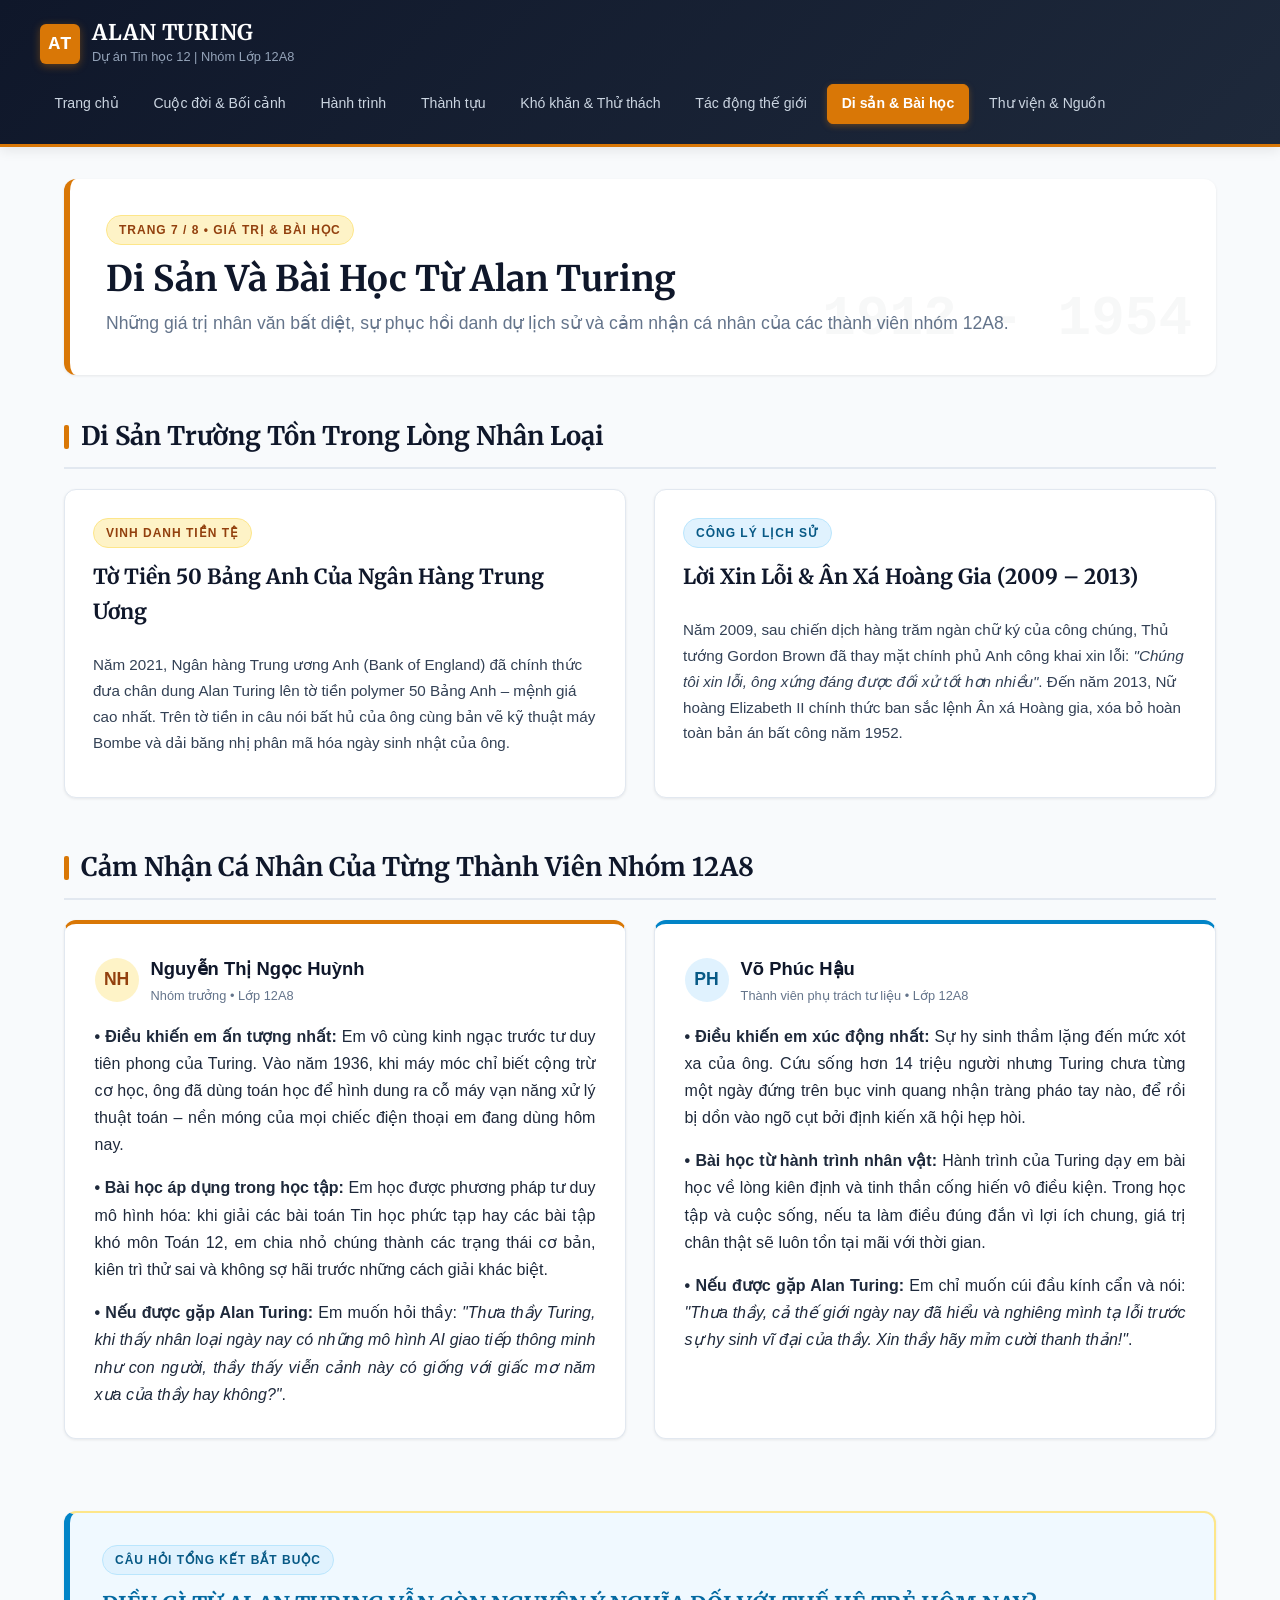
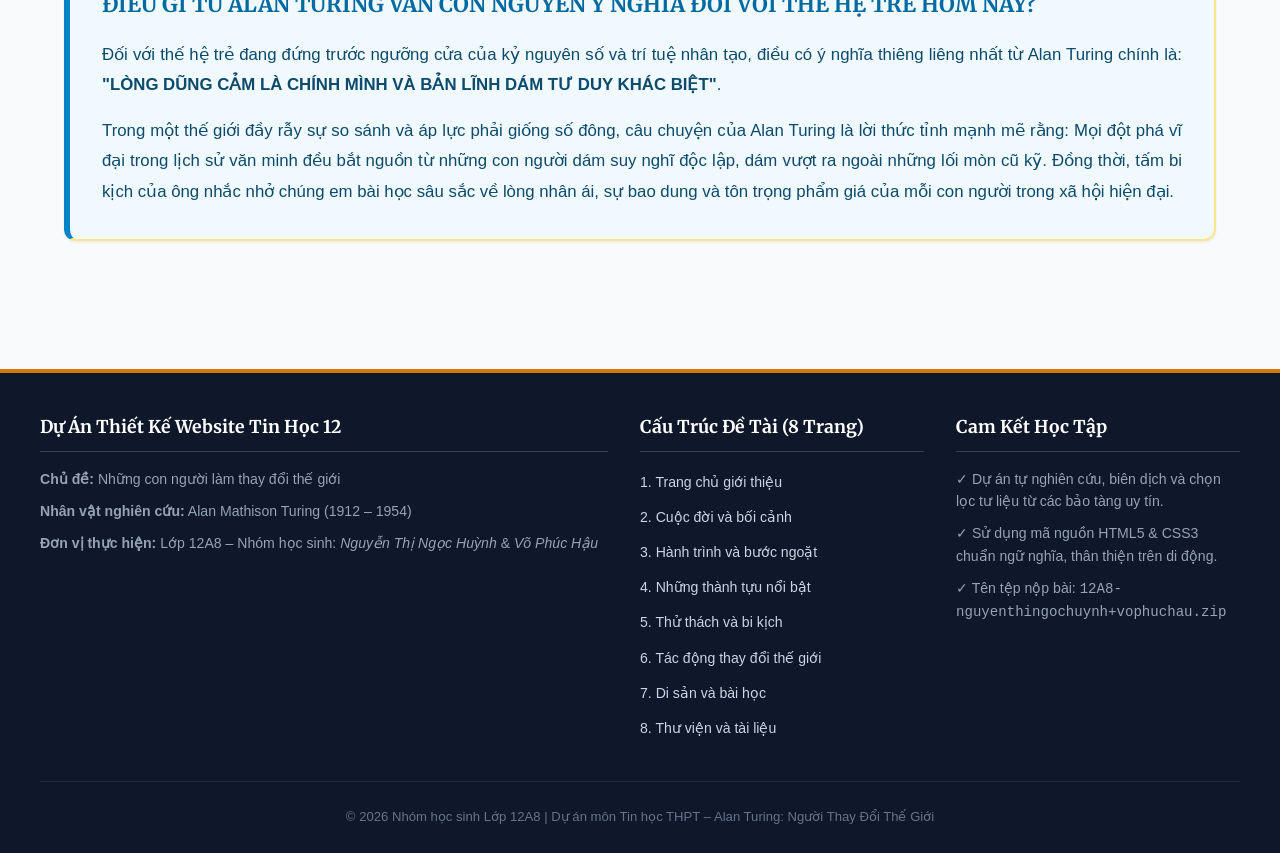
<file: disan_baihoc.html>
<!DOCTYPE html>
<html lang="vi">
<head>
  <meta charset="UTF-8">
  <meta name="viewport" content="width=device-width, initial-scale=1.0">
  <title>Di Sản Và Bài Học Từ Alan Turing | Lớp 12A8</title>
  <meta name="description" content="Những giá trị nhân văn của Alan Turing, cảm nhận cá nhân sâu sắc của 2 thành viên nhóm 12A8 (Nguyễn Thị Ngọc Huỳnh & Võ Phúc Hậu) và thông điệp cho thế hệ trẻ.">
  <link rel="stylesheet" href="style.css">
  <link rel="preconnect" href="https://fonts.googleapis.com">
  <link rel="preconnect" href="https://fonts.gstatic.com" crossorigin>
  <link href="https://fonts.googleapis.com/css2?family=Merriweather:ital,wght@0,400;0,700;1,300&display=swap" rel="stylesheet">
</head>
<body>
  <header>
    <div class="header-container">
      <a href="index.html" class="brand">
        <div class="brand-icon">AT</div>
        <div class="brand-text">
          <h1>ALAN TURING</h1>
          <p>Dự án Tin học 12 | Nhóm Lớp 12A8</p>
        </div>
      </a>
      <nav>
      <a href="index.html" class="">Trang chủ</a>
      <a href="cuocdoi.html" class="">Cuộc đời & Bối cảnh</a>
      <a href="hanhtrinh.html" class="">Hành trình</a>
      <a href="thanhtuu.html" class="">Thành tựu</a>
      <a href="thuthach.html" class="">Khó khăn & Thử thách</a>
      <a href="tacdong.html" class="">Tác động thế giới</a>
      <a href="disan_baihoc.html" class="active">Di sản & Bài học</a>
      <a href="thuvien_nguon.html" class="">Thư viện & Nguồn</a>
      </nav>
    </div>
  </header>

  <main>
    <div class="page-intro-banner">
      <span class="badge badge-gold">Trang 7 / 8 • Giá Trị & Bài Học</span>
      <h2 class="page-title">Di Sản Và Bài Học Từ Alan Turing</h2>
      <p class="page-subtitle">Những giá trị nhân văn bất diệt, sự phục hồi danh dự lịch sử và cảm nhận cá nhân của các thành viên nhóm 12A8.</p>
    </div>

    <!-- DI SẢN ĐỂ LẠI VÀ SỰ VINH DANH HẬU THẾ -->
    <section>
      <h3 class="section-title"><span class="bar"></span>Di Sản Trường Tồn Trong Lòng Nhân Loại</h3>
      <div class="grid-2">
        <div class="card">
          <div class="card-header">
            <span class="badge badge-gold">Vinh Danh Tiền Tệ</span>
            <h4 class="card-title">Tờ Tiền 50 Bảng Anh Của Ngân Hàng Trung Ương</h4>
          </div>
          <div class="card-body">
            <p>Năm 2021, Ngân hàng Trung ương Anh (Bank of England) đã chính thức đưa chân dung Alan Turing lên tờ tiền polymer 50 Bảng Anh – mệnh giá cao nhất. Trên tờ tiền in câu nói bất hủ của ông cùng bản vẽ kỹ thuật máy Bombe và dải băng nhị phân mã hóa ngày sinh nhật của ông.</p>
          </div>
        </div>

        <div class="card">
          <div class="card-header">
            <span class="badge badge-blue">Công Lý Lịch Sử</span>
            <h4 class="card-title">Lời Xin Lỗi & Ân Xá Hoàng Gia (2009 – 2013)</h4>
          </div>
          <div class="card-body">
            <p>Năm 2009, sau chiến dịch hàng trăm ngàn chữ ký của công chúng, Thủ tướng Gordon Brown đã thay mặt chính phủ Anh công khai xin lỗi: <em>"Chúng tôi xin lỗi, ông xứng đáng được đối xử tốt hơn nhiều"</em>. Đến năm 2013, Nữ hoàng Elizabeth II chính thức ban sắc lệnh Ân xá Hoàng gia, xóa bỏ hoàn toàn bản án bất công năm 1952.</p>
          </div>
        </div>
      </div>
    </section>

    <!-- CẢM NHẬN CÁ NHÂN CỦA 2 THÀNH VIÊN NHÓM 12A8 -->
    <section>
      <h3 class="section-title"><span class="bar"></span>Cảm Nhận Cá Nhân Của Từng Thành Viên Nhóm 12A8</h3>
      <div class="grid-2">
        <!-- CẢM NHẬN HỌC SINH 1: NGUYỄN THỊ NGỌC HUỲNH -->
        <div class="content-box" style="border-top: 4px solid var(--accent);">
          <div style="display: flex; align-items: center; gap: 0.75rem; margin-bottom: 1rem;">
            <div style="width: 44px; height: 44px; background: #fef3c7; color: #92400e; border-radius: 50%; display: flex; align-items: center; justify-content: center; font-weight: bold; font-size: 1.1rem;">NH</div>
            <div>
              <h4 style="margin: 0; font-size: 1.15rem; color: var(--primary);">Nguyễn Thị Ngọc Huỳnh</h4>
              <p style="margin: 0; font-size: 0.8rem; color: var(--text-light);">Nhóm trưởng • Lớp 12A8</p>
            </div>
          </div>
          <p><strong>• Điều khiến em ấn tượng nhất:</strong> Em vô cùng kinh ngạc trước tư duy tiên phong của Turing. Vào năm 1936, khi máy móc chỉ biết cộng trừ cơ học, ông đã dùng toán học để hình dung ra cỗ máy vạn năng xử lý thuật toán – nền móng của mọi chiếc điện thoại em đang dùng hôm nay.</p>
          <p><strong>• Bài học áp dụng trong học tập:</strong> Em học được phương pháp tư duy mô hình hóa: khi giải các bài toán Tin học phức tạp hay các bài tập khó môn Toán 12, em chia nhỏ chúng thành các trạng thái cơ bản, kiên trì thử sai và không sợ hãi trước những cách giải khác biệt.</p>
          <p><strong>• Nếu được gặp Alan Turing:</strong> Em muốn hỏi thầy: <em>"Thưa thầy Turing, khi thấy nhân loại ngày nay có những mô hình AI giao tiếp thông minh như con người, thầy thấy viễn cảnh này có giống với giấc mơ năm xưa của thầy hay không?"</em>.</p>
        </div>

        <!-- CẢM NHẬN HỌC SINH 2: VÕ PHÚC HẬU -->
        <div class="content-box" style="border-top: 4px solid var(--accent-cyan);">
          <div style="display: flex; align-items: center; gap: 0.75rem; margin-bottom: 1rem;">
            <div style="width: 44px; height: 44px; background: #e0f2fe; color: #075985; border-radius: 50%; display: flex; align-items: center; justify-content: center; font-weight: bold; font-size: 1.1rem;">PH</div>
            <div>
              <h4 style="margin: 0; font-size: 1.15rem; color: var(--primary);">Võ Phúc Hậu</h4>
              <p style="margin: 0; font-size: 0.8rem; color: var(--text-light);">Thành viên phụ trách tư liệu • Lớp 12A8</p>
            </div>
          </div>
          <p><strong>• Điều khiến em xúc động nhất:</strong> Sự hy sinh thầm lặng đến mức xót xa của ông. Cứu sống hơn 14 triệu người nhưng Turing chưa từng một ngày đứng trên bục vinh quang nhận tràng pháo tay nào, để rồi bị dồn vào ngõ cụt bởi định kiến xã hội hẹp hòi.</p>
          <p><strong>• Bài học từ hành trình nhân vật:</strong> Hành trình của Turing dạy em bài học về lòng kiên định và tinh thần cống hiến vô điều kiện. Trong học tập và cuộc sống, nếu ta làm điều đúng đắn vì lợi ích chung, giá trị chân thật sẽ luôn tồn tại mãi với thời gian.</p>
          <p><strong>• Nếu được gặp Alan Turing:</strong> Em chỉ muốn cúi đầu kính cẩn và nói: <em>"Thưa thầy, cả thế giới ngày nay đã hiểu và nghiêng mình tạ lỗi trước sự hy sinh vĩ đại của thầy. Xin thầy hãy mỉm cười thanh thản!"</em>.</p>
        </div>
      </div>
    </section>

    <!-- TRẢ LỜI CÂU HỎI CUỐI TRANG -->
    <section>
      <div class="essay-box" style="border-left-color: #0284c7; background: #f0f9ff;">
        <span class="badge badge-blue">Câu Hỏi Tổng Kết Bắt Buộc</span>
        <h3 class="essay-title" style="color: #0369a1;">ĐIỀU GÌ TỪ ALAN TURING VẪN CÒN NGUYÊN Ý NGHĨA ĐỐI VỚI THẾ HỆ TRẺ HÔM NAY?</h3>
        <p style="color: #0c4a6e; font-size: 1.05rem; line-height: 1.8;">
          Đối với thế hệ trẻ đang đứng trước ngưỡng cửa của kỷ nguyên số và trí tuệ nhân tạo, điều có ý nghĩa thiêng liêng nhất từ Alan Turing chính là: <strong>"LÒNG DŨNG CẢM LÀ CHÍNH MÌNH VÀ BẢN LĨNH DÁM TƯ DUY KHÁC BIỆT"</strong>.
        </p>
        <p style="color: #0c4a6e; font-size: 1.05rem; line-height: 1.8;">
          Trong một thế giới đầy rẫy sự so sánh và áp lực phải giống số đông, câu chuyện của Alan Turing là lời thức tỉnh mạnh mẽ rằng: Mọi đột phá vĩ đại trong lịch sử văn minh đều bắt nguồn từ những con người dám suy nghĩ độc lập, dám vượt ra ngoài những lối mòn cũ kỹ. Đồng thời, tấm bi kịch của ông nhắc nhở chúng em bài học sâu sắc về lòng nhân ái, sự bao dung và tôn trọng phẩm giá của mỗi con người trong xã hội hiện đại.
        </p>
      </div>
    </section>
  </main>

  <footer>
    <div class="footer-container">
      <div class="footer-col">
        <h4>Dự Án Thiết Kế Website Tin Học 12</h4>
        <p><strong>Chủ đề:</strong> Những con người làm thay đổi thế giới</p>
        <p><strong>Nhân vật nghiên cứu:</strong> Alan Mathison Turing (1912 – 1954)</p>
        <p><strong>Đơn vị thực hiện:</strong> Lớp 12A8 – Nhóm học sinh: <em>Nguyễn Thị Ngọc Huỳnh</em> & <em>Võ Phúc Hậu</em></p>
      </div>
      <div class="footer-col">
        <h4>Cấu Trúc Đề Tài (8 Trang)</h4>
        <ul class="footer-links">
          <li><a href="index.html">1. Trang chủ giới thiệu</a></li>
          <li><a href="cuocdoi.html">2. Cuộc đời và bối cảnh</a></li>
          <li><a href="hanhtrinh.html">3. Hành trình và bước ngoặt</a></li>
          <li><a href="thanhtuu.html">4. Những thành tựu nổi bật</a></li>
          <li><a href="thuthach.html">5. Thử thách và bi kịch</a></li>
          <li><a href="tacdong.html">6. Tác động thay đổi thế giới</a></li>
          <li><a href="disan_baihoc.html">7. Di sản và bài học</a></li>
          <li><a href="thuvien_nguon.html">8. Thư viện và tài liệu</a></li>
        </ul>
      </div>
      <div class="footer-col">
        <h4>Cam Kết Học Tập</h4>
        <p>✓ Dự án tự nghiên cứu, biên dịch và chọn lọc tư liệu từ các bảo tàng uy tín.</p>
        <p>✓ Sử dụng mã nguồn HTML5 & CSS3 chuẩn ngữ nghĩa, thân thiện trên di động.</p>
        <p>✓ Tên tệp nộp bài: <code>12A8-nguyenthingochuynh+vophuchau.zip</code></p>
      </div>
    </div>
    <div class="footer-bottom">
      <p>© 2026 Nhóm học sinh Lớp 12A8 | Dự án môn Tin học THPT – Alan Turing: Người Thay Đổi Thế Giới</p>
    </div>
  </footer>
</body>
</html>
</file>
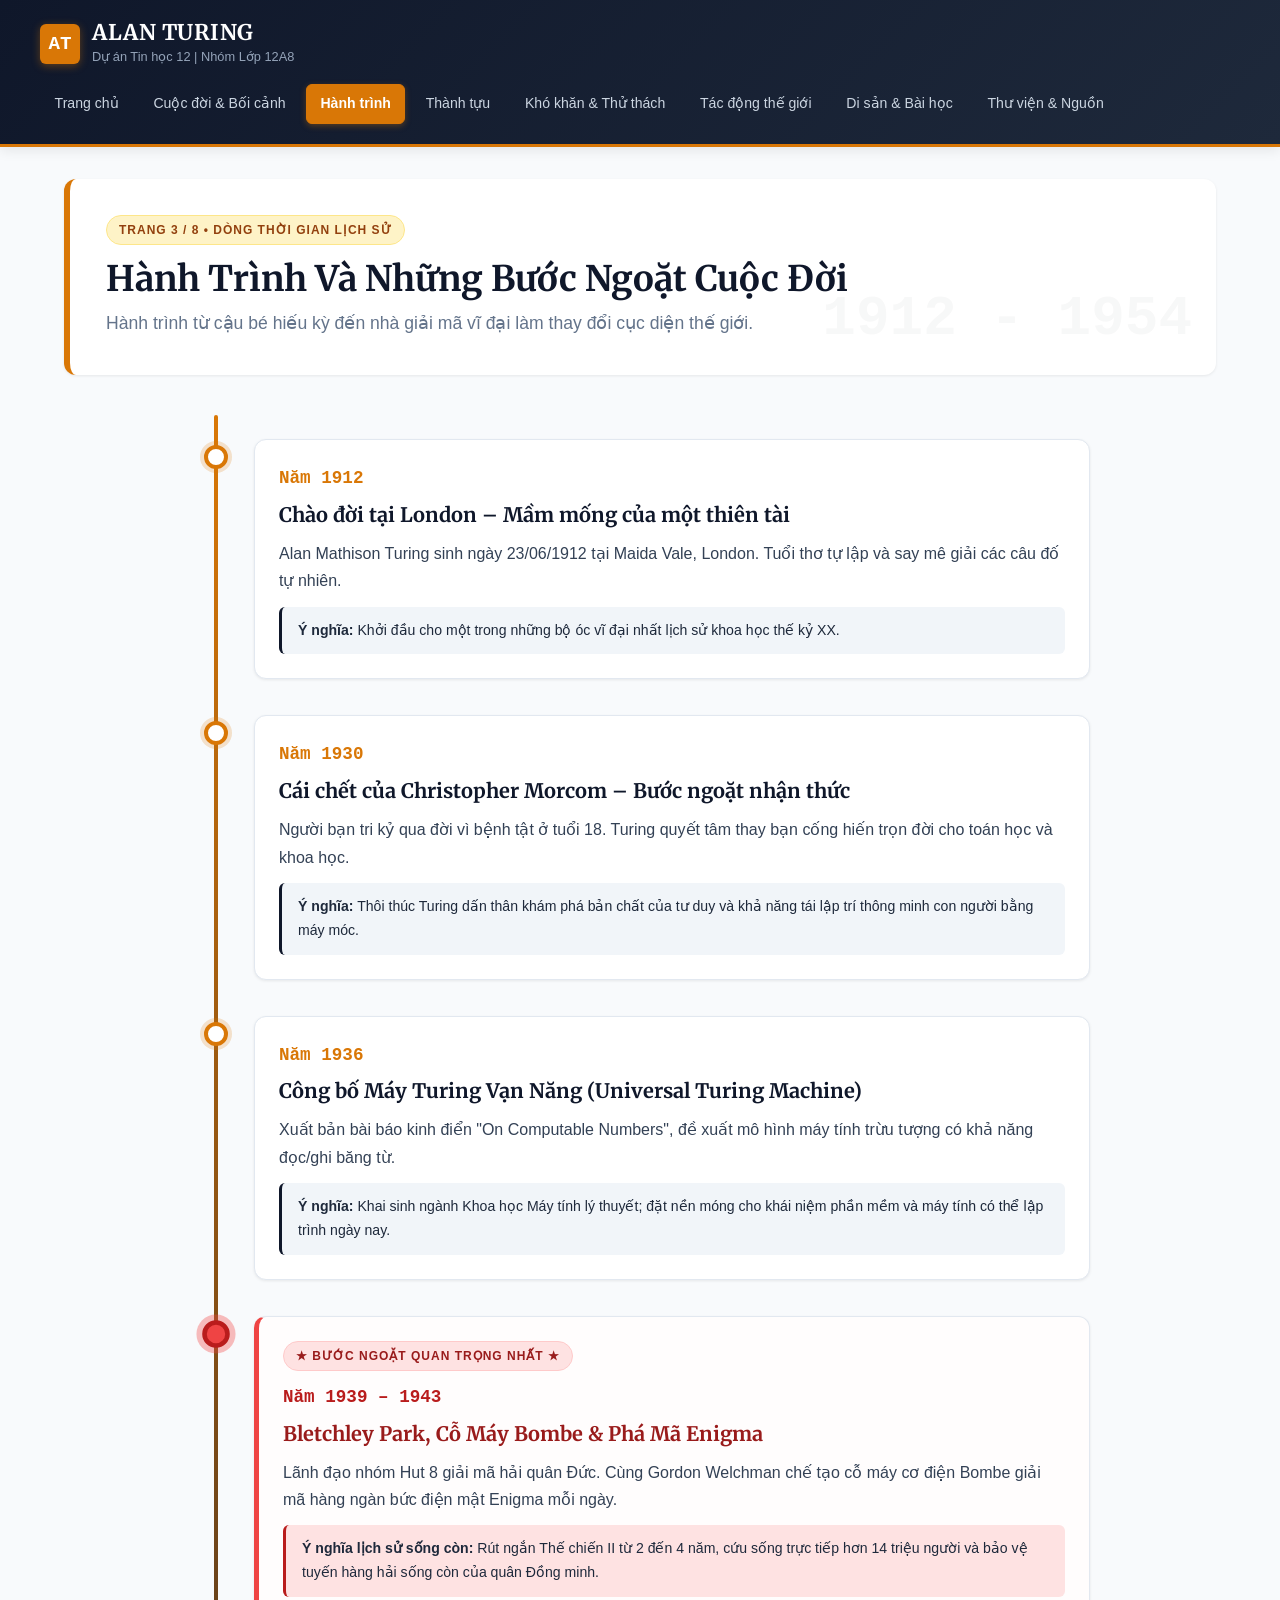
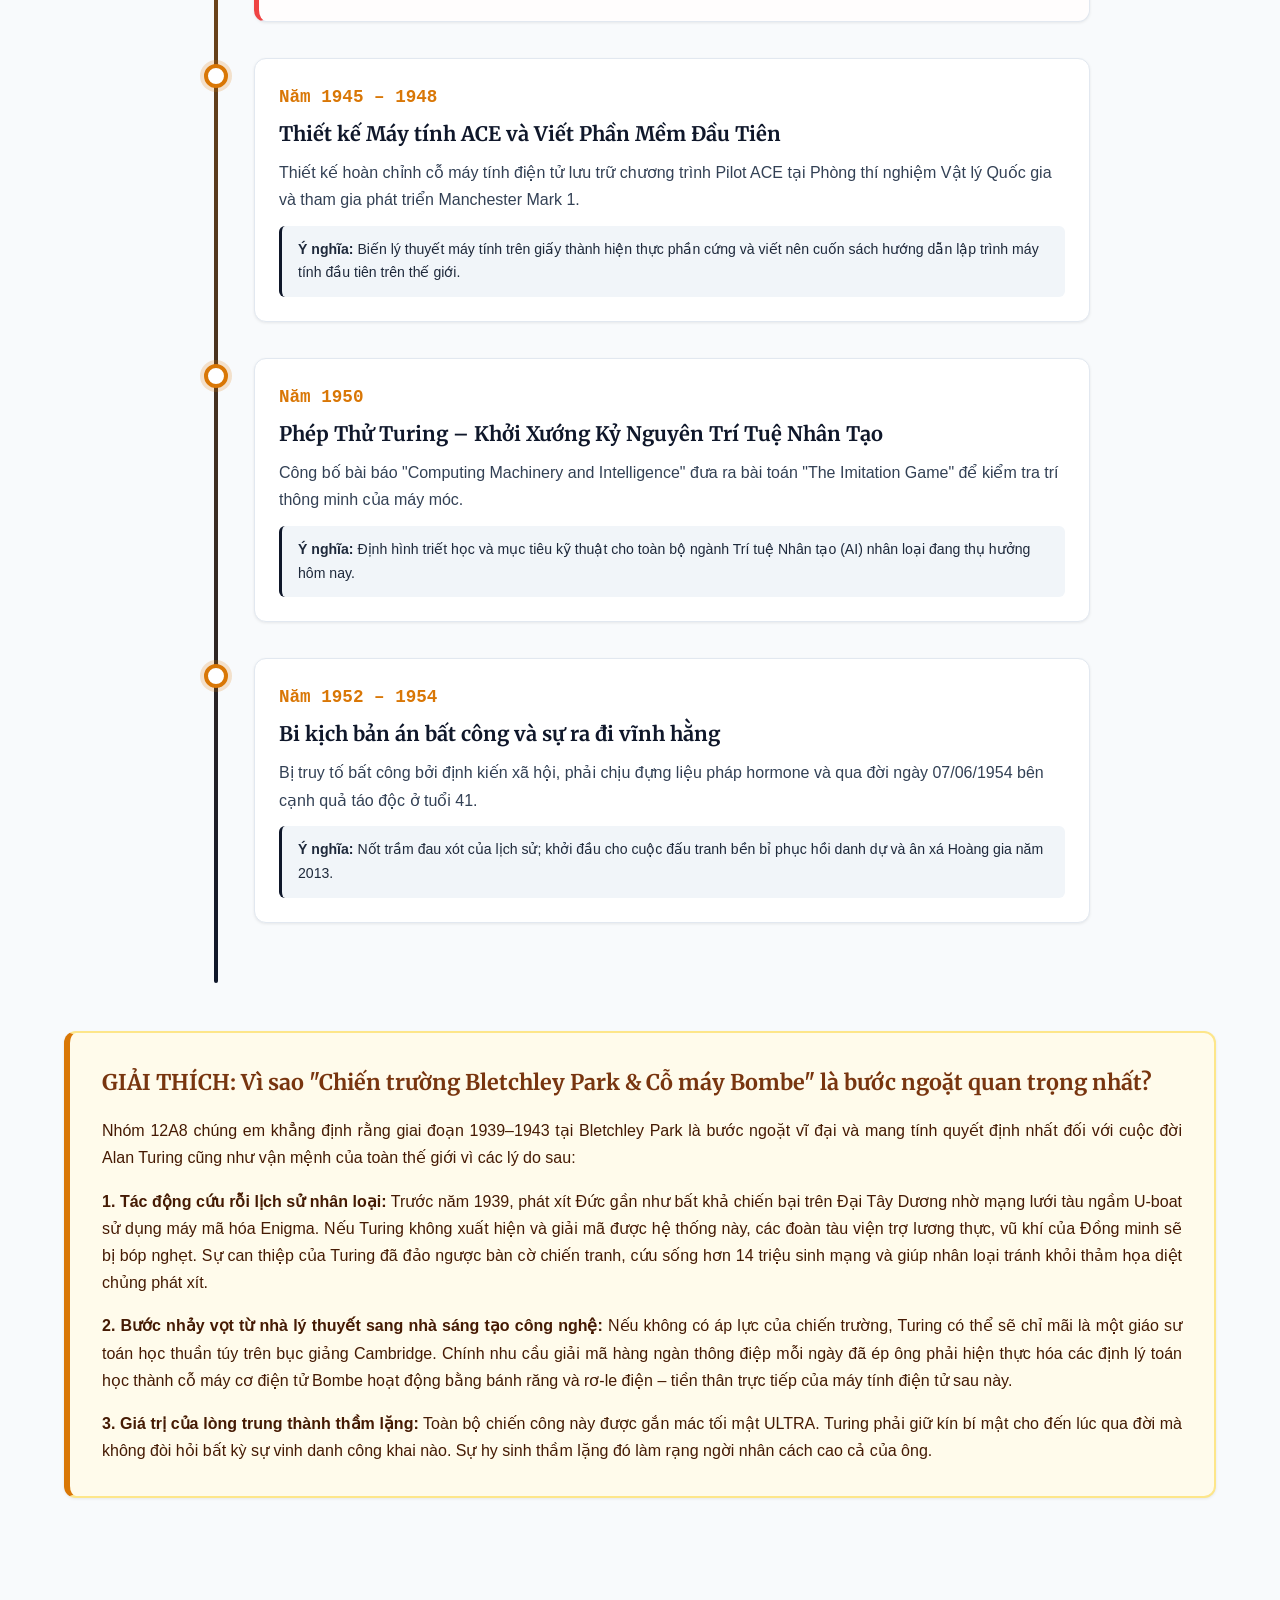
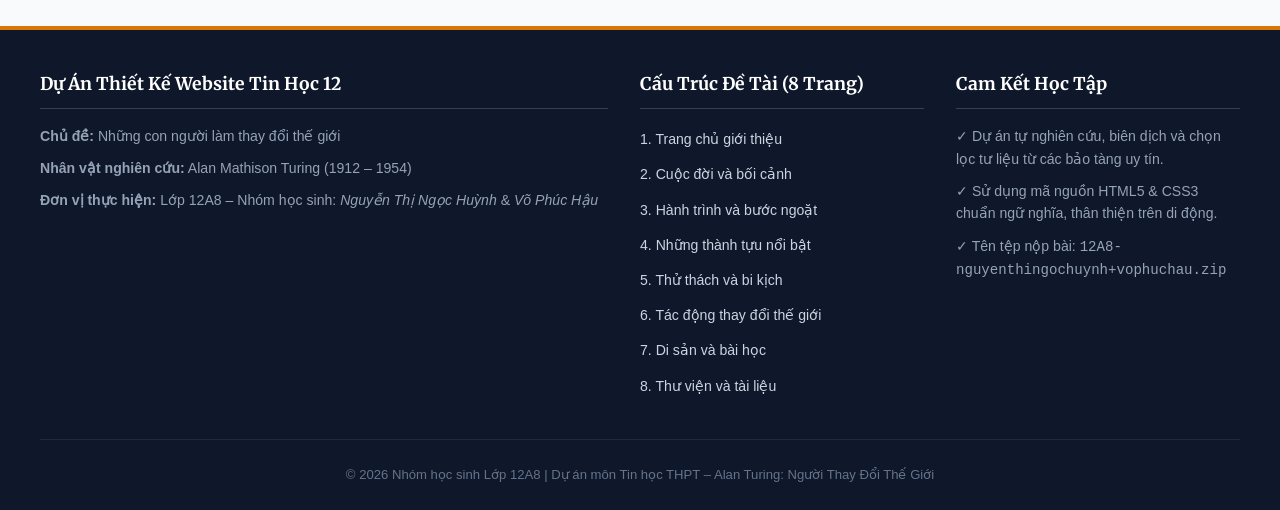
<file: hanhtrinh.html>
<!DOCTYPE html>
<html lang="vi">
<head>
  <meta charset="UTF-8">
  <meta name="viewport" content="width=device-width, initial-scale=1.0">
  <title>Hành Trình Và Những Bước Ngoặt Trong Cuộc Đời Alan Turing | Lớp 12A8</title>
  <meta name="description" content="Dòng thời gian lịch sử các mốc son cuộc đời Alan Turing: Máy Turing 1936, giải mã Enigma tại Bletchley Park, máy tính ACE, phép thử Turing 1950.">
  <link rel="stylesheet" href="style.css">
  <link rel="preconnect" href="https://fonts.googleapis.com">
  <link rel="preconnect" href="https://fonts.gstatic.com" crossorigin>
  <link href="https://fonts.googleapis.com/css2?family=Merriweather:ital,wght@0,400;0,700;1,300&display=swap" rel="stylesheet">
</head>
<body>
  <header>
    <div class="header-container">
      <a href="index.html" class="brand">
        <div class="brand-icon">AT</div>
        <div class="brand-text">
          <h1>ALAN TURING</h1>
          <p>Dự án Tin học 12 | Nhóm Lớp 12A8</p>
        </div>
      </a>
      <nav>
      <a href="index.html" class="">Trang chủ</a>
      <a href="cuocdoi.html" class="">Cuộc đời & Bối cảnh</a>
      <a href="hanhtrinh.html" class="active">Hành trình</a>
      <a href="thanhtuu.html" class="">Thành tựu</a>
      <a href="thuthach.html" class="">Khó khăn & Thử thách</a>
      <a href="tacdong.html" class="">Tác động thế giới</a>
      <a href="disan_baihoc.html" class="">Di sản & Bài học</a>
      <a href="thuvien_nguon.html" class="">Thư viện & Nguồn</a>
      </nav>
    </div>
  </header>

  <main>
    <div class="page-intro-banner">
      <span class="badge badge-gold">Trang 3 / 8 • Dòng Thời Gian Lịch Sử</span>
      <h2 class="page-title">Hành Trình Và Những Bước Ngoặt Cuộc Đời</h2>
      <p class="page-subtitle">Hành trình từ cậu bé hiếu kỳ đến nhà giải mã vĩ đại làm thay đổi cục diện thế giới.</p>
    </div>

    <!-- DÒNG THỜI GIAN TIMELINE -->
    <section>
      <div class="timeline">
        <!-- Cột mốc 1: 1912 -->
        <div class="timeline-item">
          <div class="timeline-dot"></div>
          <div class="timeline-card">
            <div class="timeline-year">Năm 1912</div>
            <h3 class="timeline-title">Chào đời tại London – Mầm mống của một thiên tài</h3>
            <p class="timeline-desc">Alan Mathison Turing sinh ngày 23/06/1912 tại Maida Vale, London. Tuổi thơ tự lập và say mê giải các câu đố tự nhiên.</p>
            <div class="timeline-significance"><strong>Ý nghĩa:</strong> Khởi đầu cho một trong những bộ óc vĩ đại nhất lịch sử khoa học thế kỷ XX.</div>
          </div>
        </div>

        <!-- Cột mốc 2: 1930 -->
        <div class="timeline-item">
          <div class="timeline-dot"></div>
          <div class="timeline-card">
            <div class="timeline-year">Năm 1930</div>
            <h3 class="timeline-title">Cái chết của Christopher Morcom – Bước ngoặt nhận thức</h3>
            <p class="timeline-desc">Người bạn tri kỷ qua đời vì bệnh tật ở tuổi 18. Turing quyết tâm thay bạn cống hiến trọn đời cho toán học và khoa học.</p>
            <div class="timeline-significance"><strong>Ý nghĩa:</strong> Thôi thúc Turing dấn thân khám phá bản chất của tư duy và khả năng tái lập trí thông minh con người bằng máy móc.</div>
          </div>
        </div>

        <!-- Cột mốc 3: 1936 -->
        <div class="timeline-item">
          <div class="timeline-dot"></div>
          <div class="timeline-card">
            <div class="timeline-year">Năm 1936</div>
            <h3 class="timeline-title">Công bố Máy Turing Vạn Năng (Universal Turing Machine)</h3>
            <p class="timeline-desc">Xuất bản bài báo kinh điển "On Computable Numbers", đề xuất mô hình máy tính trừu tượng có khả năng đọc/ghi băng từ.</p>
            <div class="timeline-significance"><strong>Ý nghĩa:</strong> Khai sinh ngành Khoa học Máy tính lý thuyết; đặt nền móng cho khái niệm phần mềm và máy tính có thể lập trình ngày nay.</div>
          </div>
        </div>

        <!-- Cột mốc 4: 1939 - 1943 (BƯỚC NGOẶT QUAN TRỌNG NHẤT) -->
        <div class="timeline-item key">
          <div class="timeline-dot"></div>
          <div class="timeline-card" style="border-left: 5px solid #ef4444; background: #fffdfd;">
            <span class="badge badge-red">★ BƯỚC NGOẶT QUAN TRỌNG NHẤT ★</span>
            <div class="timeline-year" style="color: #b91c1c;">Năm 1939 – 1943</div>
            <h3 class="timeline-title" style="color: #991b1b;">Bletchley Park, Cỗ Máy Bombe & Phá Mã Enigma</h3>
            <p class="timeline-desc">Lãnh đạo nhóm Hut 8 giải mã hải quân Đức. Cùng Gordon Welchman chế tạo cỗ máy cơ điện Bombe giải mã hàng ngàn bức điện mật Enigma mỗi ngày.</p>
            <div class="timeline-significance" style="border-color: #b91c1c; background: #fee2e2;">
              <strong>Ý nghĩa lịch sử sống còn:</strong> Rút ngắn Thế chiến II từ 2 đến 4 năm, cứu sống trực tiếp hơn 14 triệu người và bảo vệ tuyến hàng hải sống còn của quân Đồng minh.
            </div>
          </div>
        </div>

        <!-- Cột mốc 5: 1945 - 1948 -->
        <div class="timeline-item">
          <div class="timeline-dot"></div>
          <div class="timeline-card">
            <div class="timeline-year">Năm 1945 – 1948</div>
            <h3 class="timeline-title">Thiết kế Máy tính ACE và Viết Phần Mềm Đầu Tiên</h3>
            <p class="timeline-desc">Thiết kế hoàn chỉnh cỗ máy tính điện tử lưu trữ chương trình Pilot ACE tại Phòng thí nghiệm Vật lý Quốc gia và tham gia phát triển Manchester Mark 1.</p>
            <div class="timeline-significance"><strong>Ý nghĩa:</strong> Biến lý thuyết máy tính trên giấy thành hiện thực phần cứng và viết nên cuốn sách hướng dẫn lập trình máy tính đầu tiên trên thế giới.</div>
          </div>
        </div>

        <!-- Cột mốc 6: 1950 -->
        <div class="timeline-item">
          <div class="timeline-dot"></div>
          <div class="timeline-card">
            <div class="timeline-year">Năm 1950</div>
            <h3 class="timeline-title">Phép Thử Turing – Khởi Xướng Kỷ Nguyên Trí Tuệ Nhân Tạo</h3>
            <p class="timeline-desc">Công bố bài báo "Computing Machinery and Intelligence" đưa ra bài toán "The Imitation Game" để kiểm tra trí thông minh của máy móc.</p>
            <div class="timeline-significance"><strong>Ý nghĩa:</strong> Định hình triết học và mục tiêu kỹ thuật cho toàn bộ ngành Trí tuệ Nhân tạo (AI) nhân loại đang thụ hưởng hôm nay.</div>
          </div>
        </div>

        <!-- Cột mốc 7: 1952 - 1954 -->
        <div class="timeline-item">
          <div class="timeline-dot"></div>
          <div class="timeline-card">
            <div class="timeline-year">Năm 1952 – 1954</div>
            <h3 class="timeline-title">Bi kịch bản án bất công và sự ra đi vĩnh hằng</h3>
            <p class="timeline-desc">Bị truy tố bất công bởi định kiến xã hội, phải chịu đựng liệu pháp hormone và qua đời ngày 07/06/1954 bên cạnh quả táo độc ở tuổi 41.</p>
            <div class="timeline-significance"><strong>Ý nghĩa:</strong> Nốt trầm đau xót của lịch sử; khởi đầu cho cuộc đấu tranh bền bỉ phục hồi danh dự và ân xá Hoàng gia năm 2013.</div>
          </div>
        </div>
      </div>
    </section>

    <!-- PHÂN TÍCH CHUYÊN SÂU VỀ BƯỚC NGOẶT QUAN TRỌNG NHẤT -->
    <section>
      <div class="essay-box">
        <h3 class="essay-title">GIẢI THÍCH: Vì sao "Chiến trường Bletchley Park & Cỗ máy Bombe" là bước ngoặt quan trọng nhất?</h3>
        <p>
          Nhóm 12A8 chúng em khẳng định rằng giai đoạn 1939–1943 tại Bletchley Park là bước ngoặt vĩ đại và mang tính quyết định nhất đối với cuộc đời Alan Turing cũng như vận mệnh của toàn thế giới vì các lý do sau:
        </p>
        <p>
          <strong>1. Tác động cứu rỗi lịch sử nhân loại:</strong> Trước năm 1939, phát xít Đức gần như bất khả chiến bại trên Đại Tây Dương nhờ mạng lưới tàu ngầm U-boat sử dụng máy mã hóa Enigma. Nếu Turing không xuất hiện và giải mã được hệ thống này, các đoàn tàu viện trợ lương thực, vũ khí của Đồng minh sẽ bị bóp nghẹt. Sự can thiệp của Turing đã đảo ngược bàn cờ chiến tranh, cứu sống hơn 14 triệu sinh mạng và giúp nhân loại tránh khỏi thảm họa diệt chủng phát xít.
        </p>
        <p>
          <strong>2. Bước nhảy vọt từ nhà lý thuyết sang nhà sáng tạo công nghệ:</strong> Nếu không có áp lực của chiến trường, Turing có thể sẽ chỉ mãi là một giáo sư toán học thuần túy trên bục giảng Cambridge. Chính nhu cầu giải mã hàng ngàn thông điệp mỗi ngày đã ép ông phải hiện thực hóa các định lý toán học thành cỗ máy cơ điện tử Bombe hoạt động bằng bánh răng và rơ-le điện – tiền thân trực tiếp của máy tính điện tử sau này.
        </p>
        <p>
          <strong>3. Giá trị của lòng trung thành thầm lặng:</strong> Toàn bộ chiến công này được gắn mác tối mật ULTRA. Turing phải giữ kín bí mật cho đến lúc qua đời mà không đòi hỏi bất kỳ sự vinh danh công khai nào. Sự hy sinh thầm lặng đó làm rạng ngời nhân cách cao cả của ông.
        </p>
      </div>
    </section>
  </main>

  <footer>
    <div class="footer-container">
      <div class="footer-col">
        <h4>Dự Án Thiết Kế Website Tin Học 12</h4>
        <p><strong>Chủ đề:</strong> Những con người làm thay đổi thế giới</p>
        <p><strong>Nhân vật nghiên cứu:</strong> Alan Mathison Turing (1912 – 1954)</p>
        <p><strong>Đơn vị thực hiện:</strong> Lớp 12A8 – Nhóm học sinh: <em>Nguyễn Thị Ngọc Huỳnh</em> & <em>Võ Phúc Hậu</em></p>
      </div>
      <div class="footer-col">
        <h4>Cấu Trúc Đề Tài (8 Trang)</h4>
        <ul class="footer-links">
          <li><a href="index.html">1. Trang chủ giới thiệu</a></li>
          <li><a href="cuocdoi.html">2. Cuộc đời và bối cảnh</a></li>
          <li><a href="hanhtrinh.html">3. Hành trình và bước ngoặt</a></li>
          <li><a href="thanhtuu.html">4. Những thành tựu nổi bật</a></li>
          <li><a href="thuthach.html">5. Thử thách và bi kịch</a></li>
          <li><a href="tacdong.html">6. Tác động thay đổi thế giới</a></li>
          <li><a href="disan_baihoc.html">7. Di sản và bài học</a></li>
          <li><a href="thuvien_nguon.html">8. Thư viện và tài liệu</a></li>
        </ul>
      </div>
      <div class="footer-col">
        <h4>Cam Kết Học Tập</h4>
        <p>✓ Dự án tự nghiên cứu, biên dịch và chọn lọc tư liệu từ các bảo tàng uy tín.</p>
        <p>✓ Sử dụng mã nguồn HTML5 & CSS3 chuẩn ngữ nghĩa, thân thiện trên di động.</p>
        <p>✓ Tên tệp nộp bài: <code>12A8-nguyenthingochuynh+vophuchau.zip</code></p>
      </div>
    </div>
    <div class="footer-bottom">
      <p>© 2026 Nhóm học sinh Lớp 12A8 | Dự án môn Tin học THPT – Alan Turing: Người Thay Đổi Thế Giới</p>
    </div>
  </footer>
</body>
</html>
</file>
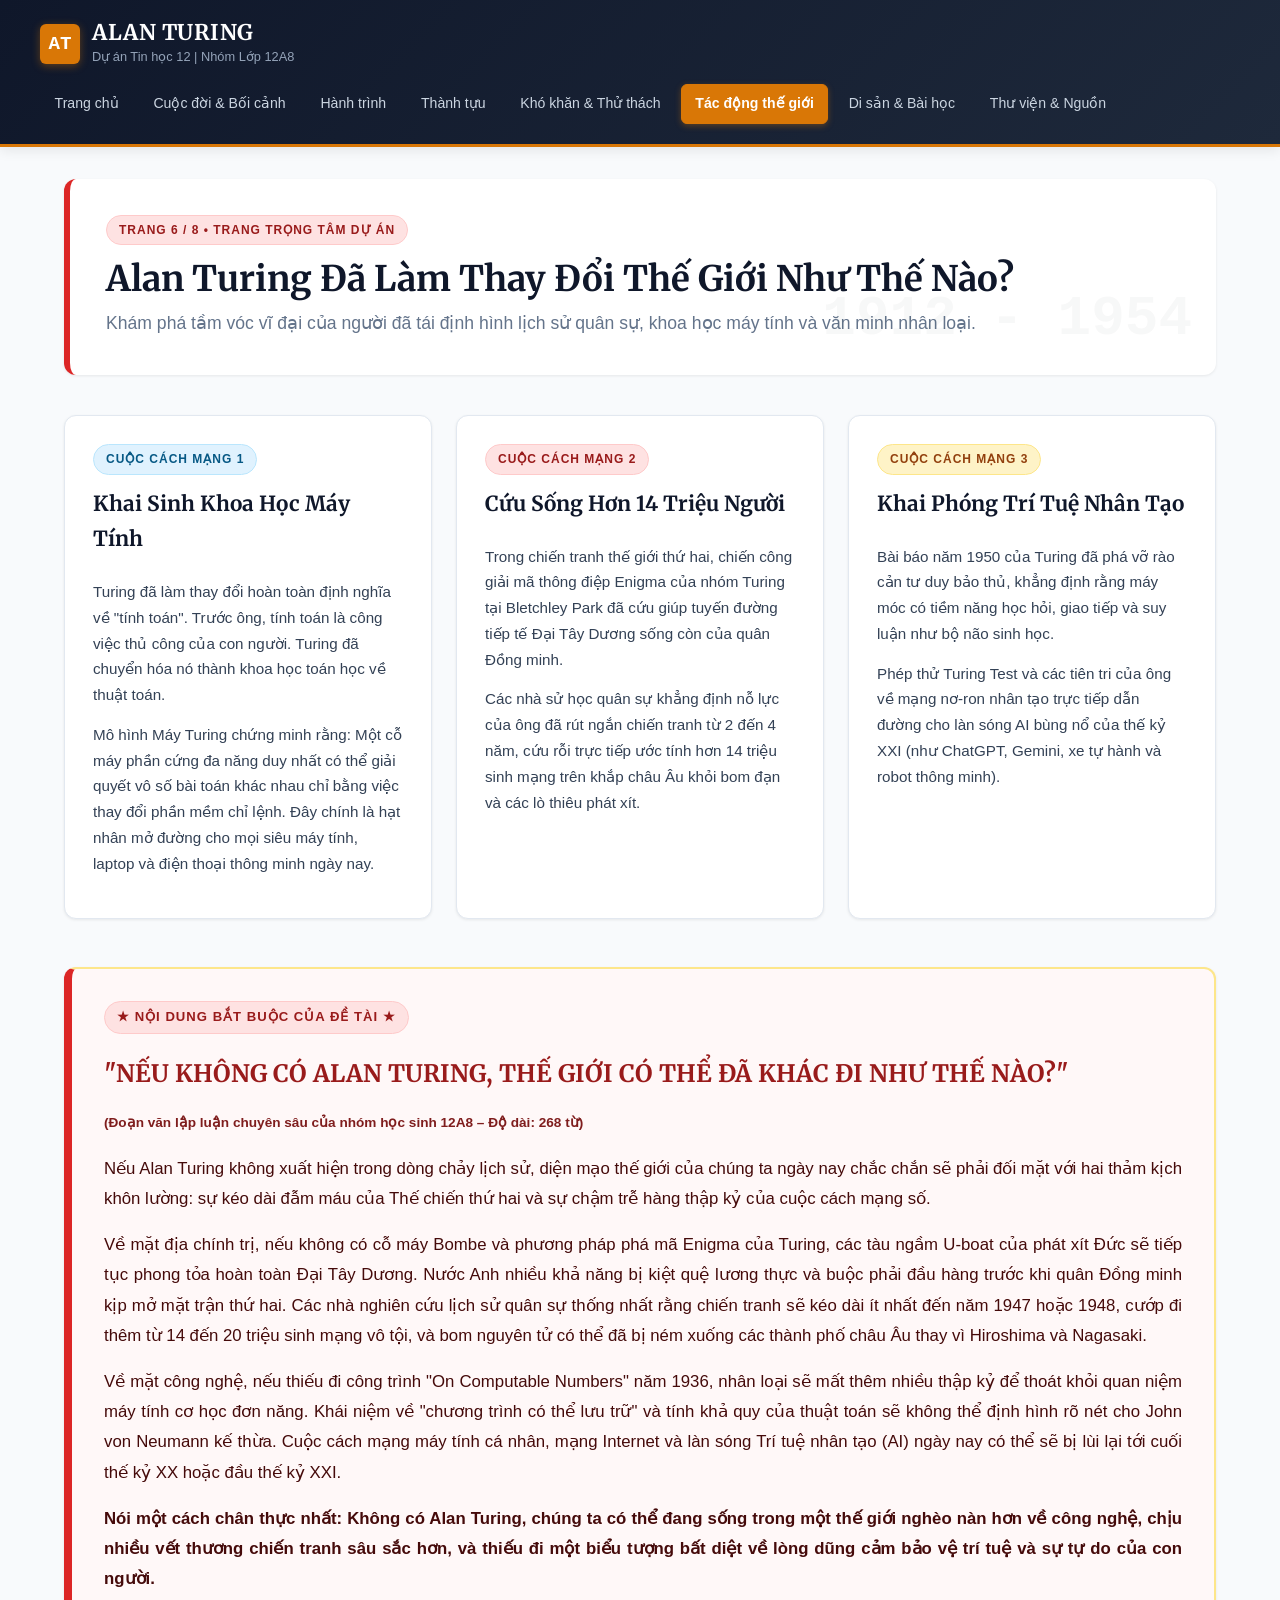
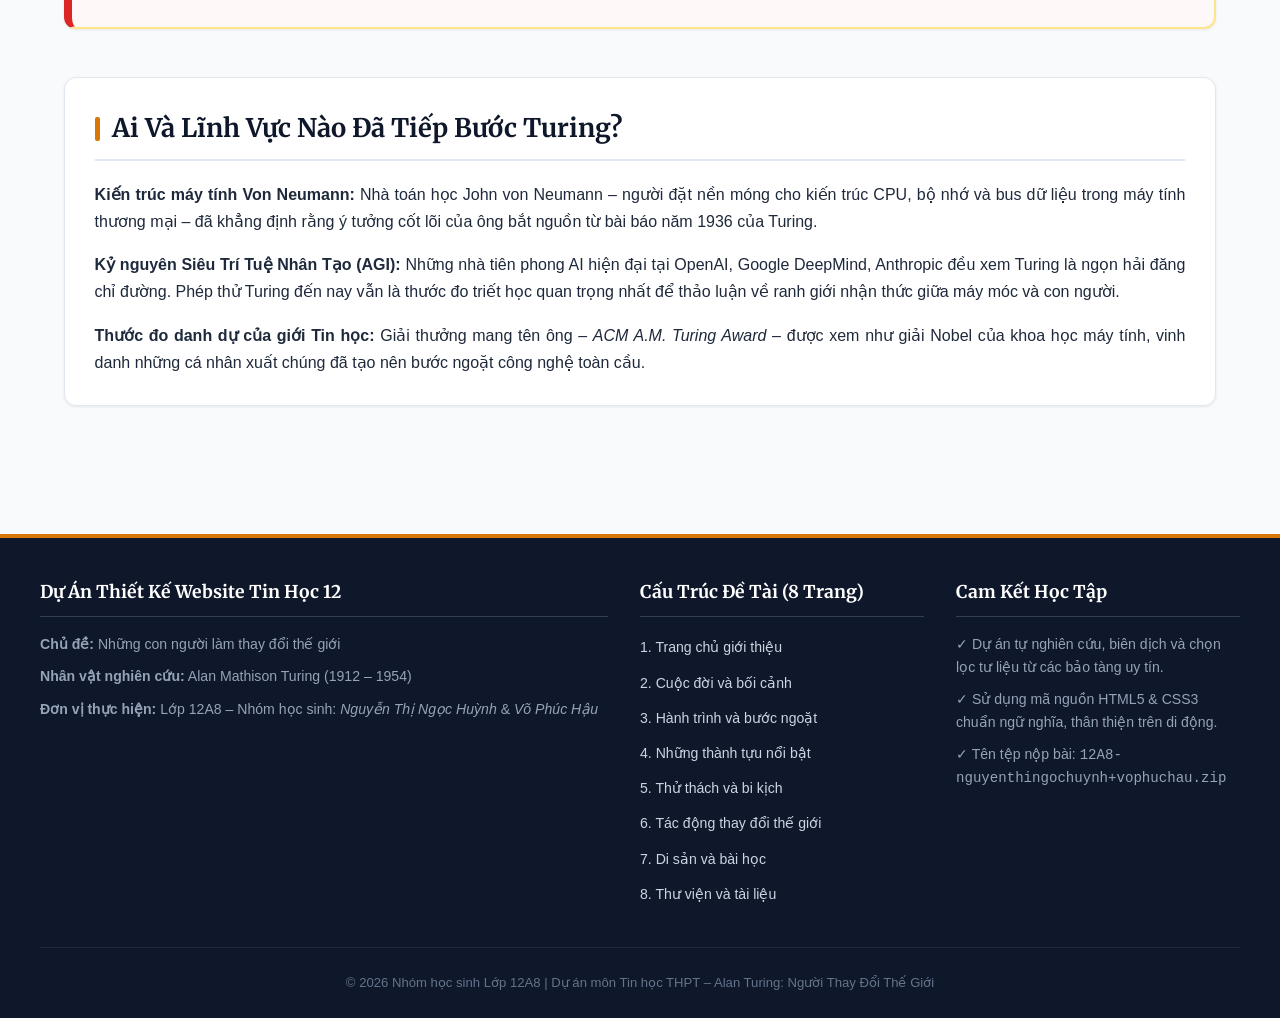
<file: tacdong.html>
<!DOCTYPE html>
<html lang="vi">
<head>
  <meta charset="UTF-8">
  <meta name="viewport" content="width=device-width, initial-scale=1.0">
  <title>Alan Turing Đã Làm Thay Đổi Thế Giới Như Thế Nào? | Lớp 12A8</title>
  <meta name="description" content="Trang trọng tâm dự án Tin học 12: Phân tích tầm vóc thay đổi thế giới của Alan Turing và bài luận chuyên sâu bắt buộc từ 200-300 từ của nhóm 12A8.">
  <link rel="stylesheet" href="style.css">
  <link rel="preconnect" href="https://fonts.googleapis.com">
  <link rel="preconnect" href="https://fonts.gstatic.com" crossorigin>
  <link href="https://fonts.googleapis.com/css2?family=Merriweather:ital,wght@0,400;0,700;1,300&display=swap" rel="stylesheet">
</head>
<body>
  <header>
    <div class="header-container">
      <a href="index.html" class="brand">
        <div class="brand-icon">AT</div>
        <div class="brand-text">
          <h1>ALAN TURING</h1>
          <p>Dự án Tin học 12 | Nhóm Lớp 12A8</p>
        </div>
      </a>
      <nav>
      <a href="index.html" class="">Trang chủ</a>
      <a href="cuocdoi.html" class="">Cuộc đời & Bối cảnh</a>
      <a href="hanhtrinh.html" class="">Hành trình</a>
      <a href="thanhtuu.html" class="">Thành tựu</a>
      <a href="thuthach.html" class="">Khó khăn & Thử thách</a>
      <a href="tacdong.html" class="active">Tác động thế giới</a>
      <a href="disan_baihoc.html" class="">Di sản & Bài học</a>
      <a href="thuvien_nguon.html" class="">Thư viện & Nguồn</a>
      </nav>
    </div>
  </header>

  <main>
    <div class="page-intro-banner" style="border-left-color: #dc2626;">
      <span class="badge badge-red">Trang 6 / 8 • TRANG TRỌNG TÂM DỰ ÁN</span>
      <h2 class="page-title">Alan Turing Đã Làm Thay Đổi Thế Giới Như Thế Nào?</h2>
      <p class="page-subtitle">Khám phá tầm vóc vĩ đại của người đã tái định hình lịch sử quân sự, khoa học máy tính và văn minh nhân loại.</p>
    </div>

    <!-- 3 TRỤ CỘT THAY ĐỔI LỚN -->
    <section>
      <div class="grid-3">
        <div class="card">
          <div class="card-header">
            <span class="badge badge-blue">Cuộc Cách Mạng 1</span>
            <h3 class="card-title">Khai Sinh Khoa Học Máy Tính</h3>
          </div>
          <div class="card-body">
            <p>Turing đã làm thay đổi hoàn toàn định nghĩa về "tính toán". Trước ông, tính toán là công việc thủ công của con người. Turing đã chuyển hóa nó thành khoa học toán học về thuật toán.</p>
            <p>Mô hình Máy Turing chứng minh rằng: Một cỗ máy phần cứng đa năng duy nhất có thể giải quyết vô số bài toán khác nhau chỉ bằng việc thay đổi phần mềm chỉ lệnh. Đây chính là hạt nhân mở đường cho mọi siêu máy tính, laptop và điện thoại thông minh ngày nay.</p>
          </div>
        </div>

        <div class="card">
          <div class="card-header">
            <span class="badge badge-red">Cuộc Cách Mạng 2</span>
            <h3 class="card-title">Cứu Sống Hơn 14 Triệu Người</h3>
          </div>
          <div class="card-body">
            <p>Trong chiến tranh thế giới thứ hai, chiến công giải mã thông điệp Enigma của nhóm Turing tại Bletchley Park đã cứu giúp tuyến đường tiếp tế Đại Tây Dương sống còn của quân Đồng minh.</p>
            <p>Các nhà sử học quân sự khẳng định nỗ lực của ông đã rút ngắn chiến tranh từ 2 đến 4 năm, cứu rỗi trực tiếp ước tính hơn 14 triệu sinh mạng trên khắp châu Âu khỏi bom đạn và các lò thiêu phát xít.</p>
          </div>
        </div>

        <div class="card">
          <div class="card-header">
            <span class="badge badge-gold">Cuộc Cách Mạng 3</span>
            <h3 class="card-title">Khai Phóng Trí Tuệ Nhân Tạo</h3>
          </div>
          <div class="card-body">
            <p>Bài báo năm 1950 của Turing đã phá vỡ rào cản tư duy bảo thủ, khẳng định rằng máy móc có tiềm năng học hỏi, giao tiếp và suy luận như bộ não sinh học.</p>
            <p>Phép thử Turing Test và các tiên tri của ông về mạng nơ-ron nhân tạo trực tiếp dẫn đường cho làn sóng AI bùng nổ của thế kỷ XXI (như ChatGPT, Gemini, xe tự hành và robot thông minh).</p>
          </div>
        </div>
      </div>
    </section>

    <!-- NỘI DUNG BẮT BUỘC: BÀI LUẬN PHÂN TÍCH 200 - 300 TỪ CỦA NHÓM 12A8 -->
    <section>
      <div class="essay-box" style="border-left-width: 8px; border-left-color: #dc2626; background: #fff8f8;">
        <span class="badge badge-red" style="font-size: 0.82rem;">★ NỘI DUNG BẮT BUỘC CỦA ĐỀ TÀI ★</span>
        <h3 class="essay-title" style="color: #991b1b; font-size: 1.5rem; margin-top: 0.5rem;">
          "NẾU KHÔNG CÓ ALAN TURING, THẾ GIỚI CÓ THỂ ĐÃ KHÁC ĐI NHƯ THẾ NÀO?"
        </h3>
        <p style="font-size: 0.85rem; color: #7f1d1d; font-weight: 600; margin-bottom: 1.25rem;">
          (Đoạn văn lập luận chuyên sâu của nhóm học sinh 12A8 – Độ dài: 268 từ)
        </p>
        
        <p style="font-size: 1.05rem; line-height: 1.8; color: #450a0a;">
          Nếu Alan Turing không xuất hiện trong dòng chảy lịch sử, diện mạo thế giới của chúng ta ngày nay chắc chắn sẽ phải đối mặt với hai thảm kịch khôn lường: sự kéo dài đẫm máu của Thế chiến thứ hai và sự chậm trễ hàng thập kỷ của cuộc cách mạng số.
        </p>
        <p style="font-size: 1.05rem; line-height: 1.8; color: #450a0a;">
          Về mặt địa chính trị, nếu không có cỗ máy Bombe và phương pháp phá mã Enigma của Turing, các tàu ngầm U-boat của phát xít Đức sẽ tiếp tục phong tỏa hoàn toàn Đại Tây Dương. Nước Anh nhiều khả năng bị kiệt quệ lương thực và buộc phải đầu hàng trước khi quân Đồng minh kịp mở mặt trận thứ hai. Các nhà nghiên cứu lịch sử quân sự thống nhất rằng chiến tranh sẽ kéo dài ít nhất đến năm 1947 hoặc 1948, cướp đi thêm từ 14 đến 20 triệu sinh mạng vô tội, và bom nguyên tử có thể đã bị ném xuống các thành phố châu Âu thay vì Hiroshima và Nagasaki.
        </p>
        <p style="font-size: 1.05rem; line-height: 1.8; color: #450a0a;">
          Về mặt công nghệ, nếu thiếu đi công trình "On Computable Numbers" năm 1936, nhân loại sẽ mất thêm nhiều thập kỷ để thoát khỏi quan niệm máy tính cơ học đơn năng. Khái niệm về "chương trình có thể lưu trữ" và tính khả quy của thuật toán sẽ không thể định hình rõ nét cho John von Neumann kế thừa. Cuộc cách mạng máy tính cá nhân, mạng Internet và làn sóng Trí tuệ nhân tạo (AI) ngày nay có thể sẽ bị lùi lại tới cuối thế kỷ XX hoặc đầu thế kỷ XXI.
        </p>
        <p style="font-size: 1.05rem; line-height: 1.8; color: #450a0a; font-weight: 600;">
          Nói một cách chân thực nhất: Không có Alan Turing, chúng ta có thể đang sống trong một thế giới nghèo nàn hơn về công nghệ, chịu nhiều vết thương chiến tranh sâu sắc hơn, và thiếu đi một biểu tượng bất diệt về lòng dũng cảm bảo vệ trí tuệ và sự tự do của con người.
        </p>
      </div>
    </section>

    <!-- KẾ THỪA & ẢNH HƯỞNG ĐẾN NGÀY NAY -->
    <section>
      <div class="content-box">
        <h3 class="section-title"><span class="bar"></span>Ai Và Lĩnh Vực Nào Đã Tiếp Bước Turing?</h3>
        <p>
          <strong>Kiến trúc máy tính Von Neumann:</strong> Nhà toán học John von Neumann – người đặt nền móng cho kiến trúc CPU, bộ nhớ và bus dữ liệu trong máy tính thương mại – đã khẳng định rằng ý tưởng cốt lõi của ông bắt nguồn từ bài báo năm 1936 của Turing.
        </p>
        <p>
          <strong>Kỷ nguyên Siêu Trí Tuệ Nhân Tạo (AGI):</strong> Những nhà tiên phong AI hiện đại tại OpenAI, Google DeepMind, Anthropic đều xem Turing là ngọn hải đăng chỉ đường. Phép thử Turing đến nay vẫn là thước đo triết học quan trọng nhất để thảo luận về ranh giới nhận thức giữa máy móc và con người.
        </p>
        <p>
          <strong>Thước đo danh dự của giới Tin học:</strong> Giải thưởng mang tên ông – <em>ACM A.M. Turing Award</em> – được xem như giải Nobel của khoa học máy tính, vinh danh những cá nhân xuất chúng đã tạo nên bước ngoặt công nghệ toàn cầu.
        </p>
      </div>
    </section>
  </main>

  <footer>
    <div class="footer-container">
      <div class="footer-col">
        <h4>Dự Án Thiết Kế Website Tin Học 12</h4>
        <p><strong>Chủ đề:</strong> Những con người làm thay đổi thế giới</p>
        <p><strong>Nhân vật nghiên cứu:</strong> Alan Mathison Turing (1912 – 1954)</p>
        <p><strong>Đơn vị thực hiện:</strong> Lớp 12A8 – Nhóm học sinh: <em>Nguyễn Thị Ngọc Huỳnh</em> & <em>Võ Phúc Hậu</em></p>
      </div>
      <div class="footer-col">
        <h4>Cấu Trúc Đề Tài (8 Trang)</h4>
        <ul class="footer-links">
          <li><a href="index.html">1. Trang chủ giới thiệu</a></li>
          <li><a href="cuocdoi.html">2. Cuộc đời và bối cảnh</a></li>
          <li><a href="hanhtrinh.html">3. Hành trình và bước ngoặt</a></li>
          <li><a href="thanhtuu.html">4. Những thành tựu nổi bật</a></li>
          <li><a href="thuthach.html">5. Thử thách và bi kịch</a></li>
          <li><a href="tacdong.html">6. Tác động thay đổi thế giới</a></li>
          <li><a href="disan_baihoc.html">7. Di sản và bài học</a></li>
          <li><a href="thuvien_nguon.html">8. Thư viện và tài liệu</a></li>
        </ul>
      </div>
      <div class="footer-col">
        <h4>Cam Kết Học Tập</h4>
        <p>✓ Dự án tự nghiên cứu, biên dịch và chọn lọc tư liệu từ các bảo tàng uy tín.</p>
        <p>✓ Sử dụng mã nguồn HTML5 & CSS3 chuẩn ngữ nghĩa, thân thiện trên di động.</p>
        <p>✓ Tên tệp nộp bài: <code>12A8-nguyenthingochuynh+vophuchau.zip</code></p>
      </div>
    </div>
    <div class="footer-bottom">
      <p>© 2026 Nhóm học sinh Lớp 12A8 | Dự án môn Tin học THPT – Alan Turing: Người Thay Đổi Thế Giới</p>
    </div>
  </footer>
</body>
</html>
</file>
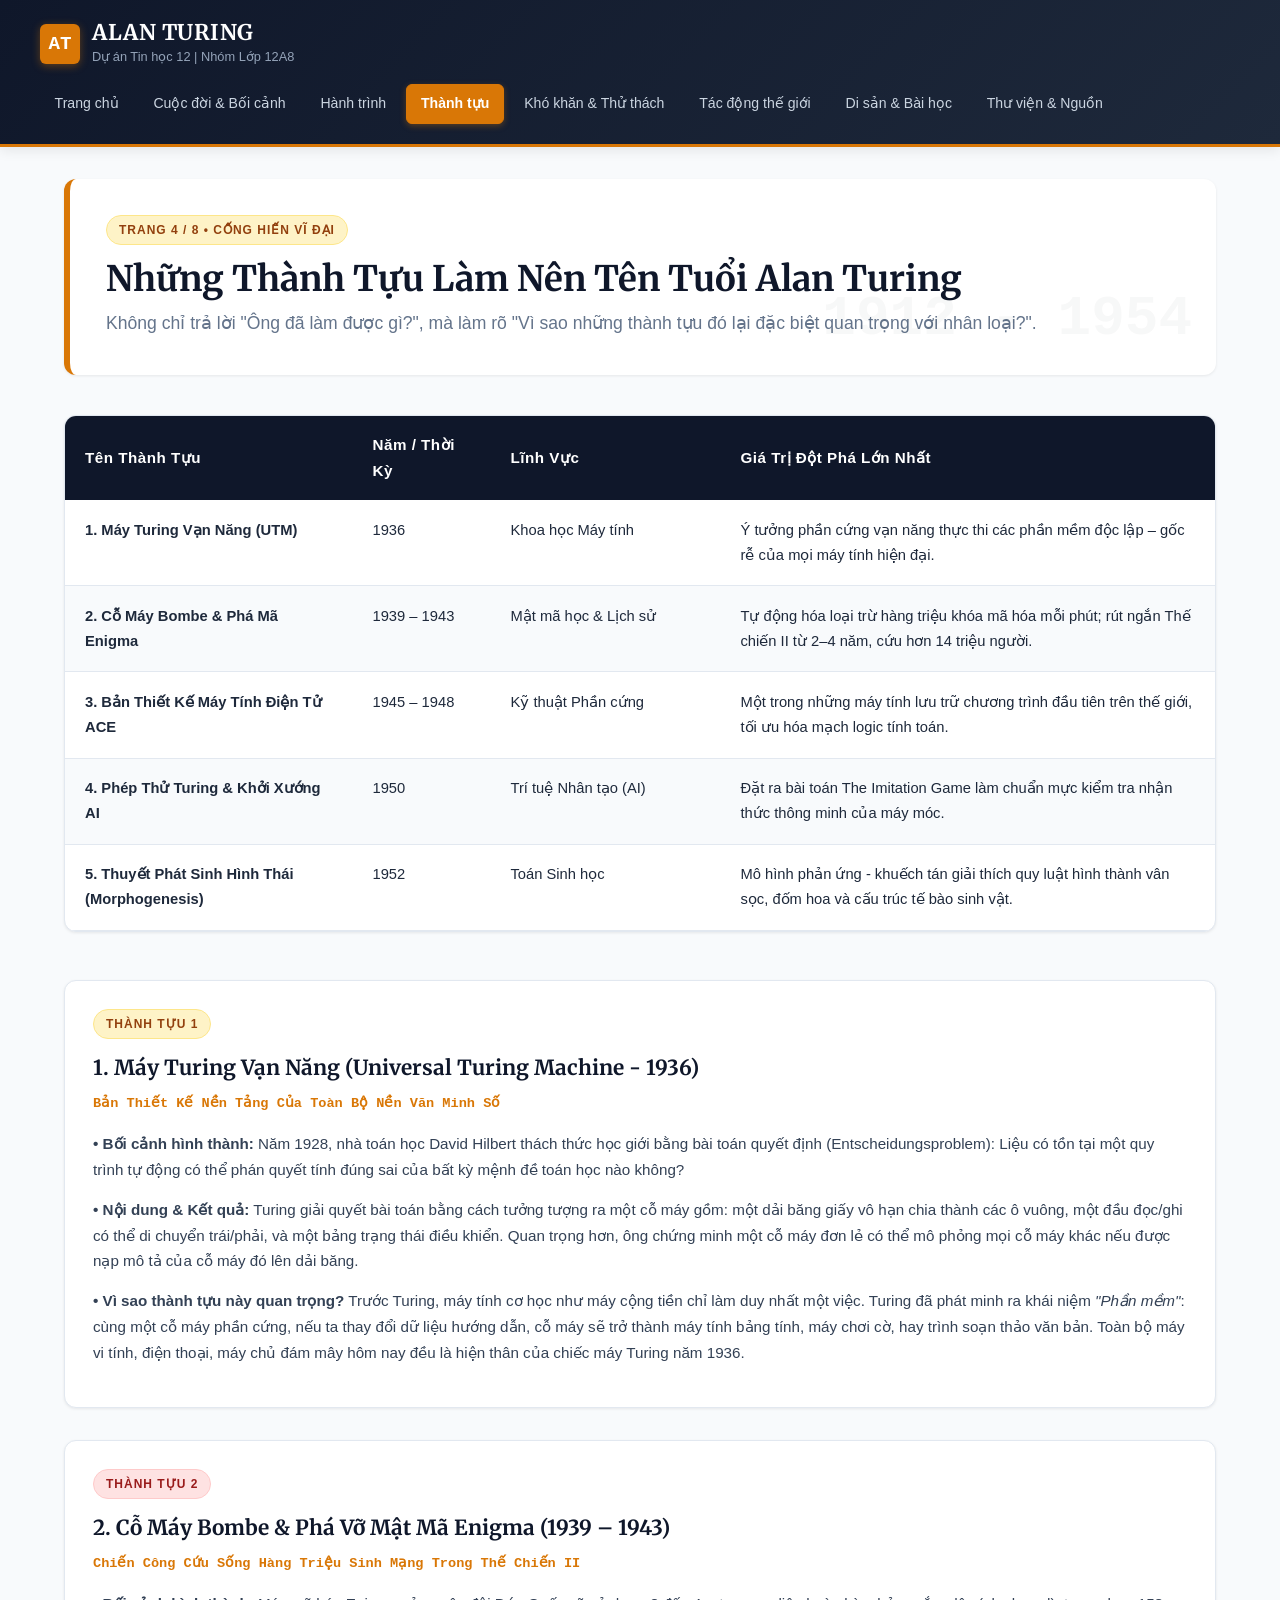
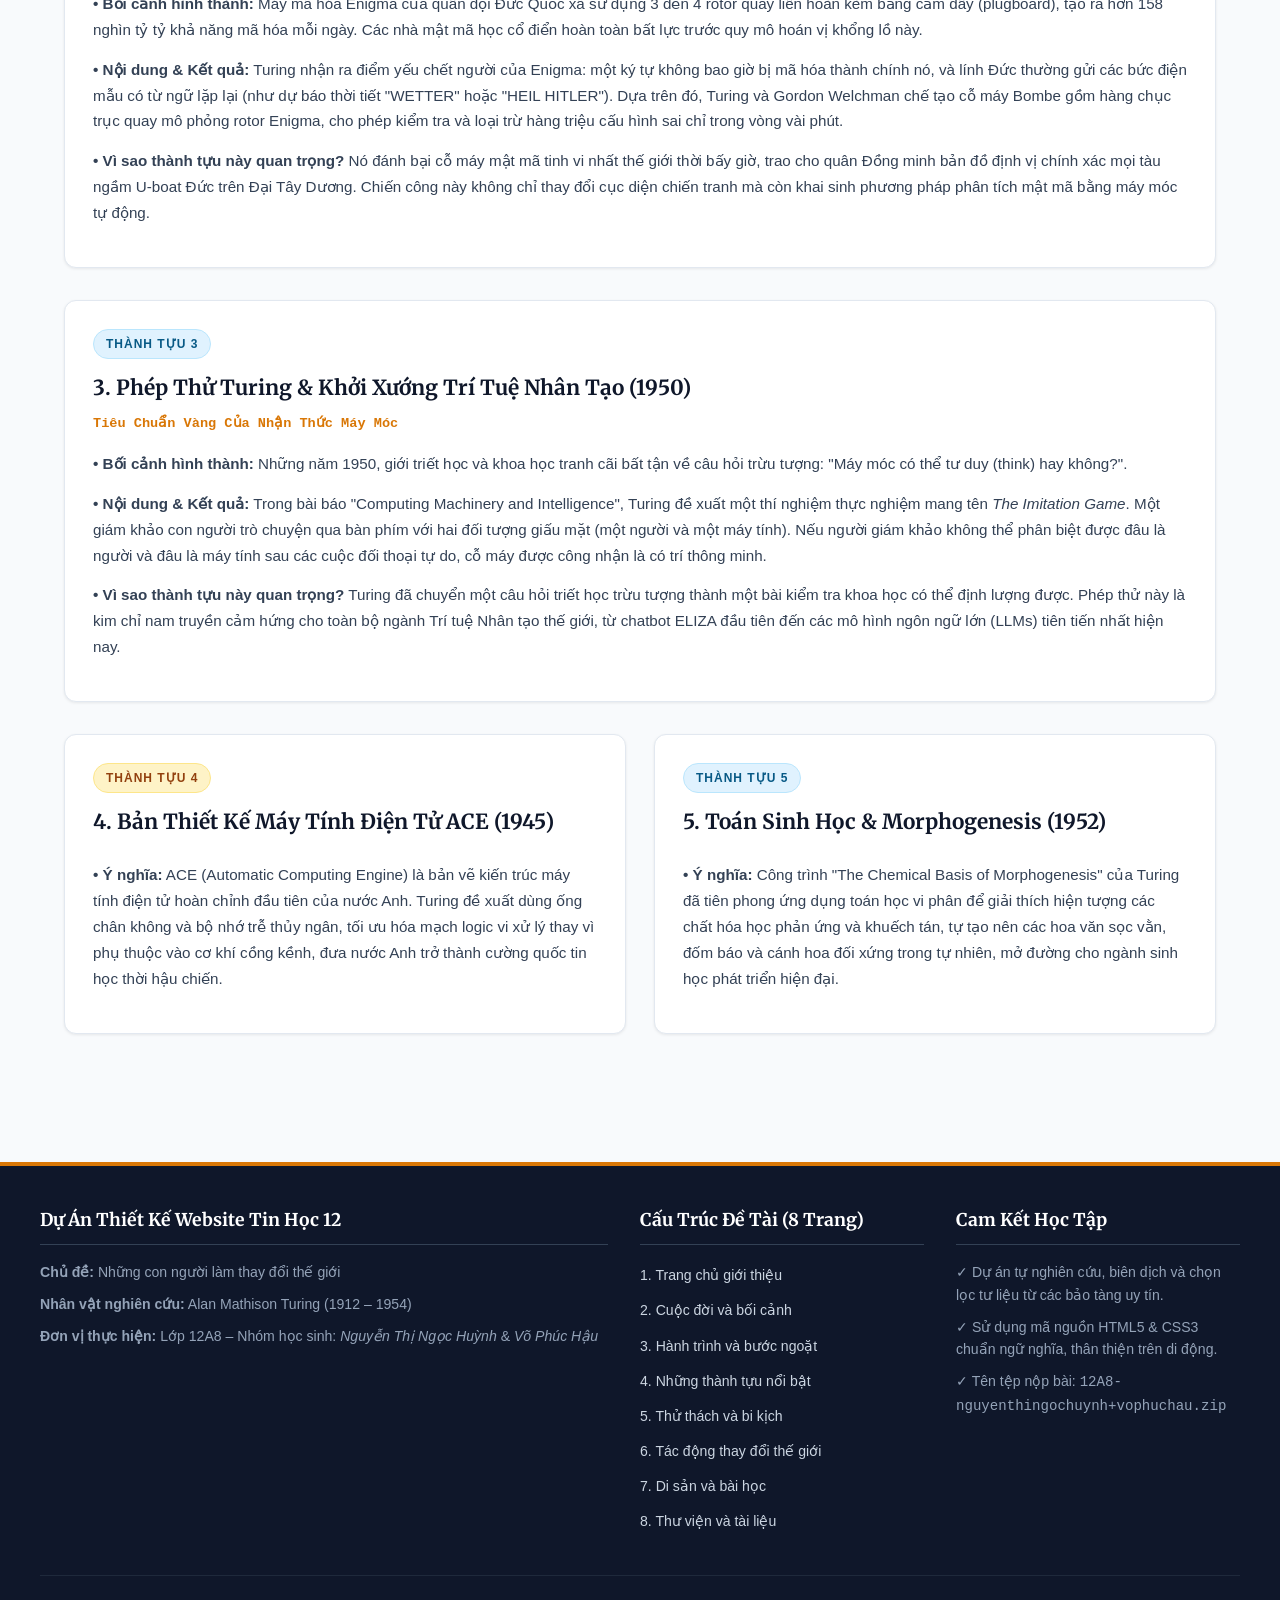
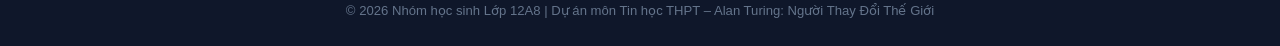
<file: thanhtuu.html>
<!DOCTYPE html>
<html lang="vi">
<head>
  <meta charset="UTF-8">
  <meta name="viewport" content="width=device-width, initial-scale=1.0">
  <title>Những Thành Tựu Làm Nên Tên Tuổi Alan Turing | Lớp 12A8</title>
  <meta name="description" content="5 thành tựu khoa học vĩ đại của Alan Turing: Máy Turing vạn năng, cỗ máy Bombe phá mã Enigma, thiết kế máy tính ACE, phép thử Turing và toán sinh học.">
  <link rel="stylesheet" href="style.css">
  <link rel="preconnect" href="https://fonts.googleapis.com">
  <link rel="preconnect" href="https://fonts.gstatic.com" crossorigin>
  <link href="https://fonts.googleapis.com/css2?family=Merriweather:ital,wght@0,400;0,700;1,300&display=swap" rel="stylesheet">
</head>
<body>
  <header>
    <div class="header-container">
      <a href="index.html" class="brand">
        <div class="brand-icon">AT</div>
        <div class="brand-text">
          <h1>ALAN TURING</h1>
          <p>Dự án Tin học 12 | Nhóm Lớp 12A8</p>
        </div>
      </a>
      <nav>
      <a href="index.html" class="">Trang chủ</a>
      <a href="cuocdoi.html" class="">Cuộc đời & Bối cảnh</a>
      <a href="hanhtrinh.html" class="">Hành trình</a>
      <a href="thanhtuu.html" class="active">Thành tựu</a>
      <a href="thuthach.html" class="">Khó khăn & Thử thách</a>
      <a href="tacdong.html" class="">Tác động thế giới</a>
      <a href="disan_baihoc.html" class="">Di sản & Bài học</a>
      <a href="thuvien_nguon.html" class="">Thư viện & Nguồn</a>
      </nav>
    </div>
  </header>

  <main>
    <div class="page-intro-banner">
      <span class="badge badge-gold">Trang 4 / 8 • Cống Hiến Vĩ Đại</span>
      <h2 class="page-title">Những Thành Tựu Làm Nên Tên Tuổi Alan Turing</h2>
      <p class="page-subtitle">Không chỉ trả lời "Ông đã làm được gì?", mà làm rõ "Vì sao những thành tựu đó lại đặc biệt quan trọng với nhân loại?".</p>
    </div>

    <!-- BẢNG TỔNG HỢP 5 THÀNH TỰU LỚN -->
    <section>
      <div class="table-responsive">
        <table>
          <thead>
            <tr>
              <th style="width: 25%;">Tên Thành Tựu</th>
              <th style="width: 12%;">Năm / Thời Kỳ</th>
              <th style="width: 20%;">Lĩnh Vực</th>
              <th>Giá Trị Đột Phá Lớn Nhất</th>
            </tr>
          </thead>
          <tbody>
            <tr>
              <td><strong>1. Máy Turing Vạn Năng (UTM)</strong></td>
              <td>1936</td>
              <td>Khoa học Máy tính</td>
              <td>Ý tưởng phần cứng vạn năng thực thi các phần mềm độc lập – gốc rễ của mọi máy tính hiện đại.</td>
            </tr>
            <tr>
              <td><strong>2. Cỗ Máy Bombe & Phá Mã Enigma</strong></td>
              <td>1939 – 1943</td>
              <td>Mật mã học & Lịch sử</td>
              <td>Tự động hóa loại trừ hàng triệu khóa mã hóa mỗi phút; rút ngắn Thế chiến II từ 2–4 năm, cứu hơn 14 triệu người.</td>
            </tr>
            <tr>
              <td><strong>3. Bản Thiết Kế Máy Tính Điện Tử ACE</strong></td>
              <td>1945 – 1948</td>
              <td>Kỹ thuật Phần cứng</td>
              <td>Một trong những máy tính lưu trữ chương trình đầu tiên trên thế giới, tối ưu hóa mạch logic tính toán.</td>
            </tr>
            <tr>
              <td><strong>4. Phép Thử Turing & Khởi Xướng AI</strong></td>
              <td>1950</td>
              <td>Trí tuệ Nhân tạo (AI)</td>
              <td>Đặt ra bài toán The Imitation Game làm chuẩn mực kiểm tra nhận thức thông minh của máy móc.</td>
            </tr>
            <tr>
              <td><strong>5. Thuyết Phát Sinh Hình Thái (Morphogenesis)</strong></td>
              <td>1952</td>
              <td>Toán Sinh học</td>
              <td>Mô hình phản ứng - khuếch tán giải thích quy luật hình thành vân sọc, đốm hoa và cấu trúc tế bào sinh vật.</td>
            </tr>
          </tbody>
        </table>
      </div>
    </section>

    <!-- CHI TIẾT 5 THÀNH TỰU DẠNG BỐ CỤC THẺ CARD -->
    <section>
      <div class="card" style="margin-bottom: 2rem;">
        <div class="card-header">
          <span class="badge badge-gold">Thành Tựu 1</span>
          <h3 class="card-title">1. Máy Turing Vạn Năng (Universal Turing Machine - 1936)</h3>
          <p class="card-meta">Bản Thiết Kế Nền Tảng Của Toàn Bộ Nền Văn Minh Số</p>
        </div>
        <div class="card-body">
          <p><strong>• Bối cảnh hình thành:</strong> Năm 1928, nhà toán học David Hilbert thách thức học giới bằng bài toán quyết định (Entscheidungsproblem): Liệu có tồn tại một quy trình tự động có thể phán quyết tính đúng sai của bất kỳ mệnh đề toán học nào không?</p>
          <p><strong>• Nội dung & Kết quả:</strong> Turing giải quyết bài toán bằng cách tưởng tượng ra một cỗ máy gồm: một dải băng giấy vô hạn chia thành các ô vuông, một đầu đọc/ghi có thể di chuyển trái/phải, và một bảng trạng thái điều khiển. Quan trọng hơn, ông chứng minh một cỗ máy đơn lẻ có thể mô phỏng mọi cỗ máy khác nếu được nạp mô tả của cỗ máy đó lên dải băng.</p>
          <p><strong>• Vì sao thành tựu này quan trọng?</strong> Trước Turing, máy tính cơ học như máy cộng tiền chỉ làm duy nhất một việc. Turing đã phát minh ra khái niệm <em>"Phần mềm"</em>: cùng một cỗ máy phần cứng, nếu ta thay đổi dữ liệu hướng dẫn, cỗ máy sẽ trở thành máy tính bảng tính, máy chơi cờ, hay trình soạn thảo văn bản. Toàn bộ máy vi tính, điện thoại, máy chủ đám mây hôm nay đều là hiện thân của chiếc máy Turing năm 1936.</p>
        </div>
      </div>

      <div class="card" style="margin-bottom: 2rem;">
        <div class="card-header">
          <span class="badge badge-red">Thành Tựu 2</span>
          <h3 class="card-title">2. Cỗ Máy Bombe & Phá Vỡ Mật Mã Enigma (1939 – 1943)</h3>
          <p class="card-meta">Chiến Công Cứu Sống Hàng Triệu Sinh Mạng Trong Thế Chiến II</p>
        </div>
        <div class="card-body">
          <p><strong>• Bối cảnh hình thành:</strong> Máy mã hóa Enigma của quân đội Đức Quốc xã sử dụng 3 đến 4 rotor quay liên hoàn kèm bảng cắm dây (plugboard), tạo ra hơn 158 nghìn tỷ tỷ khả năng mã hóa mỗi ngày. Các nhà mật mã học cổ điển hoàn toàn bất lực trước quy mô hoán vị khổng lồ này.</p>
          <p><strong>• Nội dung & Kết quả:</strong> Turing nhận ra điểm yếu chết người của Enigma: một ký tự không bao giờ bị mã hóa thành chính nó, và lính Đức thường gửi các bức điện mẫu có từ ngữ lặp lại (như dự báo thời tiết "WETTER" hoặc "HEIL HITLER"). Dựa trên đó, Turing và Gordon Welchman chế tạo cỗ máy Bombe gồm hàng chục trục quay mô phỏng rotor Enigma, cho phép kiểm tra và loại trừ hàng triệu cấu hình sai chỉ trong vòng vài phút.</p>
          <p><strong>• Vì sao thành tựu này quan trọng?</strong> Nó đánh bại cỗ máy mật mã tinh vi nhất thế giới thời bấy giờ, trao cho quân Đồng minh bản đồ định vị chính xác mọi tàu ngầm U-boat Đức trên Đại Tây Dương. Chiến công này không chỉ thay đổi cục diện chiến tranh mà còn khai sinh phương pháp phân tích mật mã bằng máy móc tự động.</p>
        </div>
      </div>

      <div class="card" style="margin-bottom: 2rem;">
        <div class="card-header">
          <span class="badge badge-blue">Thành Tựu 3</span>
          <h3 class="card-title">3. Phép Thử Turing & Khởi Xướng Trí Tuệ Nhân Tạo (1950)</h3>
          <p class="card-meta">Tiêu Chuẩn Vàng Của Nhận Thức Máy Móc</p>
        </div>
        <div class="card-body">
          <p><strong>• Bối cảnh hình thành:</strong> Những năm 1950, giới triết học và khoa học tranh cãi bất tận về câu hỏi trừu tượng: "Máy móc có thể tư duy (think) hay không?".</p>
          <p><strong>• Nội dung & Kết quả:</strong> Trong bài báo "Computing Machinery and Intelligence", Turing đề xuất một thí nghiệm thực nghiệm mang tên <em>The Imitation Game</em>. Một giám khảo con người trò chuyện qua bàn phím với hai đối tượng giấu mặt (một người và một máy tính). Nếu người giám khảo không thể phân biệt được đâu là người và đâu là máy tính sau các cuộc đối thoại tự do, cỗ máy được công nhận là có trí thông minh.</p>
          <p><strong>• Vì sao thành tựu này quan trọng?</strong> Turing đã chuyển một câu hỏi triết học trừu tượng thành một bài kiểm tra khoa học có thể định lượng được. Phép thử này là kim chỉ nam truyền cảm hứng cho toàn bộ ngành Trí tuệ Nhân tạo thế giới, từ chatbot ELIZA đầu tiên đến các mô hình ngôn ngữ lớn (LLMs) tiên tiến nhất hiện nay.</p>
        </div>
      </div>

      <div class="grid-2">
        <div class="card">
          <div class="card-header">
            <span class="badge badge-gold">Thành Tựu 4</span>
            <h4 class="card-title">4. Bản Thiết Kế Máy Tính Điện Tử ACE (1945)</h4>
          </div>
          <div class="card-body">
            <p><strong>• Ý nghĩa:</strong> ACE (Automatic Computing Engine) là bản vẽ kiến trúc máy tính điện tử hoàn chỉnh đầu tiên của nước Anh. Turing đề xuất dùng ống chân không và bộ nhớ trễ thủy ngân, tối ưu hóa mạch logic vi xử lý thay vì phụ thuộc vào cơ khí cồng kềnh, đưa nước Anh trở thành cường quốc tin học thời hậu chiến.</p>
          </div>
        </div>

        <div class="card">
          <div class="card-header">
            <span class="badge badge-blue">Thành Tựu 5</span>
            <h4 class="card-title">5. Toán Sinh Học & Morphogenesis (1952)</h4>
          </div>
          <div class="card-body">
            <p><strong>• Ý nghĩa:</strong> Công trình "The Chemical Basis of Morphogenesis" của Turing đã tiên phong ứng dụng toán học vi phân để giải thích hiện tượng các chất hóa học phản ứng và khuếch tán, tự tạo nên các hoa văn sọc vằn, đốm báo và cánh hoa đối xứng trong tự nhiên, mở đường cho ngành sinh học phát triển hiện đại.</p>
          </div>
        </div>
      </div>
    </section>
  </main>

  <footer>
    <div class="footer-container">
      <div class="footer-col">
        <h4>Dự Án Thiết Kế Website Tin Học 12</h4>
        <p><strong>Chủ đề:</strong> Những con người làm thay đổi thế giới</p>
        <p><strong>Nhân vật nghiên cứu:</strong> Alan Mathison Turing (1912 – 1954)</p>
        <p><strong>Đơn vị thực hiện:</strong> Lớp 12A8 – Nhóm học sinh: <em>Nguyễn Thị Ngọc Huỳnh</em> & <em>Võ Phúc Hậu</em></p>
      </div>
      <div class="footer-col">
        <h4>Cấu Trúc Đề Tài (8 Trang)</h4>
        <ul class="footer-links">
          <li><a href="index.html">1. Trang chủ giới thiệu</a></li>
          <li><a href="cuocdoi.html">2. Cuộc đời và bối cảnh</a></li>
          <li><a href="hanhtrinh.html">3. Hành trình và bước ngoặt</a></li>
          <li><a href="thanhtuu.html">4. Những thành tựu nổi bật</a></li>
          <li><a href="thuthach.html">5. Thử thách và bi kịch</a></li>
          <li><a href="tacdong.html">6. Tác động thay đổi thế giới</a></li>
          <li><a href="disan_baihoc.html">7. Di sản và bài học</a></li>
          <li><a href="thuvien_nguon.html">8. Thư viện và tài liệu</a></li>
        </ul>
      </div>
      <div class="footer-col">
        <h4>Cam Kết Học Tập</h4>
        <p>✓ Dự án tự nghiên cứu, biên dịch và chọn lọc tư liệu từ các bảo tàng uy tín.</p>
        <p>✓ Sử dụng mã nguồn HTML5 & CSS3 chuẩn ngữ nghĩa, thân thiện trên di động.</p>
        <p>✓ Tên tệp nộp bài: <code>12A8-nguyenthingochuynh+vophuchau.zip</code></p>
      </div>
    </div>
    <div class="footer-bottom">
      <p>© 2026 Nhóm học sinh Lớp 12A8 | Dự án môn Tin học THPT – Alan Turing: Người Thay Đổi Thế Giới</p>
    </div>
  </footer>
</body>
</html>
</file>
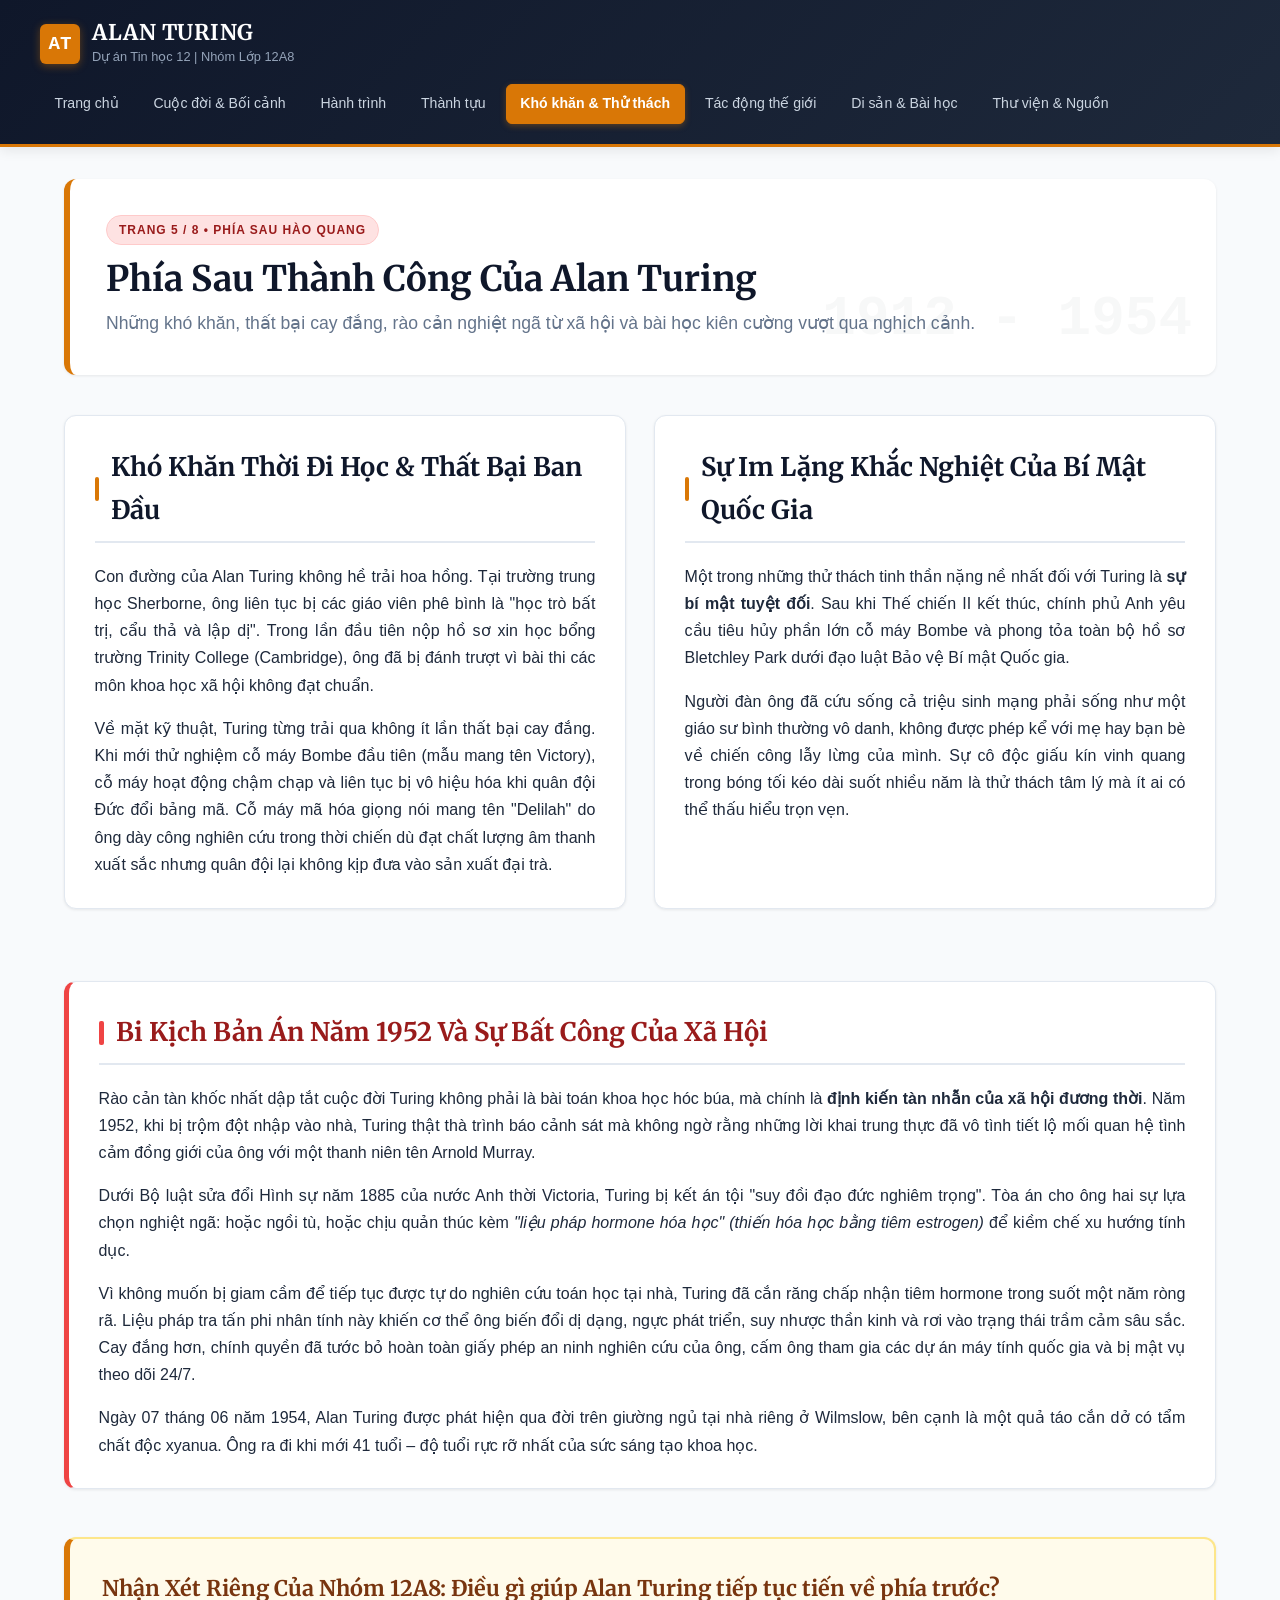
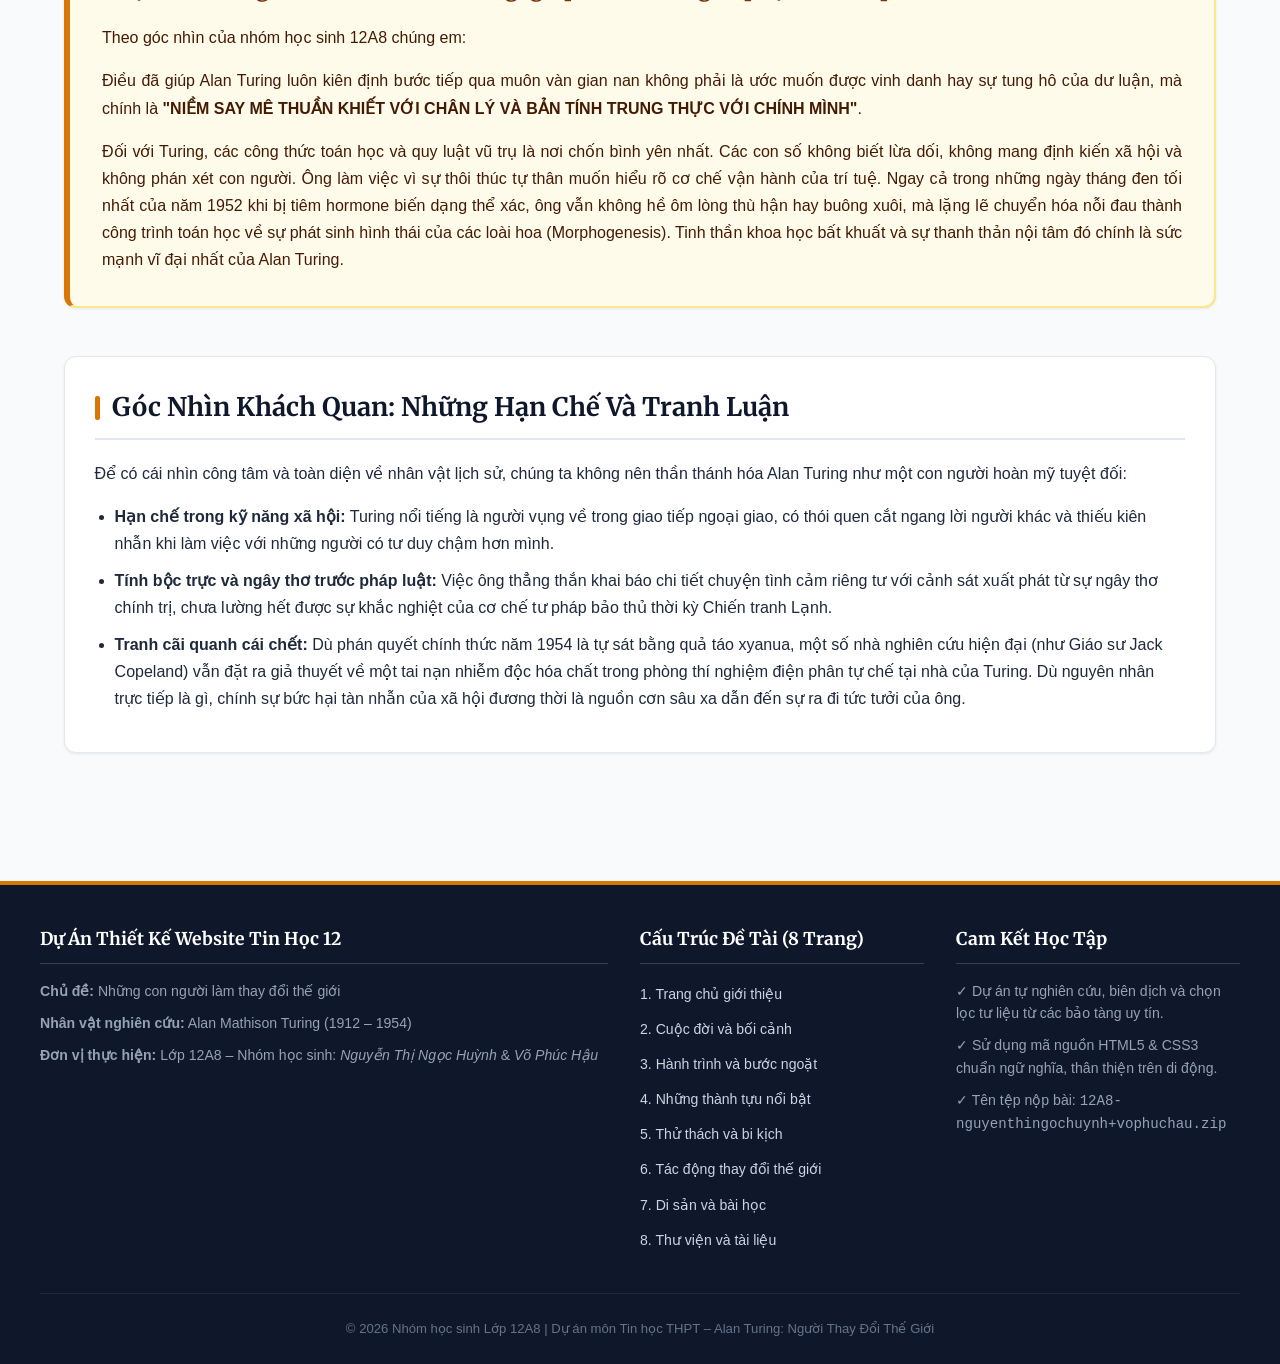
<file: thuthach.html>
<!DOCTYPE html>
<html lang="vi">
<head>
  <meta charset="UTF-8">
  <meta name="viewport" content="width=device-width, initial-scale=1.0">
  <title>Phía Sau Thành Công Của Alan Turing – Khó Khăn & Bi Kịch | Lớp 12A8</title>
  <meta name="description" content="Những gian nan học tập, thất bại nghiên cứu, sự cô độc giấu kín công trạng và bản án bất công năm 1952 đối với Alan Turing.">
  <link rel="stylesheet" href="style.css">
  <link rel="preconnect" href="https://fonts.googleapis.com">
  <link rel="preconnect" href="https://fonts.gstatic.com" crossorigin>
  <link href="https://fonts.googleapis.com/css2?family=Merriweather:ital,wght@0,400;0,700;1,300&display=swap" rel="stylesheet">
</head>
<body>
  <header>
    <div class="header-container">
      <a href="index.html" class="brand">
        <div class="brand-icon">AT</div>
        <div class="brand-text">
          <h1>ALAN TURING</h1>
          <p>Dự án Tin học 12 | Nhóm Lớp 12A8</p>
        </div>
      </a>
      <nav>
      <a href="index.html" class="">Trang chủ</a>
      <a href="cuocdoi.html" class="">Cuộc đời & Bối cảnh</a>
      <a href="hanhtrinh.html" class="">Hành trình</a>
      <a href="thanhtuu.html" class="">Thành tựu</a>
      <a href="thuthach.html" class="active">Khó khăn & Thử thách</a>
      <a href="tacdong.html" class="">Tác động thế giới</a>
      <a href="disan_baihoc.html" class="">Di sản & Bài học</a>
      <a href="thuvien_nguon.html" class="">Thư viện & Nguồn</a>
      </nav>
    </div>
  </header>

  <main>
    <div class="page-intro-banner">
      <span class="badge badge-red">Trang 5 / 8 • Phía Sau Hào Quang</span>
      <h2 class="page-title">Phía Sau Thành Công Của Alan Turing</h2>
      <p class="page-subtitle">Những khó khăn, thất bại cay đắng, rào cản nghiệt ngã từ xã hội và bài học kiên cường vượt qua nghịch cảnh.</p>
    </div>

    <!-- KHỐI 1: KHÓ KHĂN HỌC TẬP & CÔNG VIỆC -->
    <section>
      <div class="grid-2">
        <div class="content-box">
          <h3 class="section-title"><span class="bar"></span>Khó Khăn Thời Đi Học & Thất Bại Ban Đầu</h3>
          <p>
            Con đường của Alan Turing không hề trải hoa hồng. Tại trường trung học Sherborne, ông liên tục bị các giáo viên phê bình là "học trò bất trị, cẩu thả và lập dị". Trong lần đầu tiên nộp hồ sơ xin học bổng trường Trinity College (Cambridge), ông đã bị đánh trượt vì bài thi các môn khoa học xã hội không đạt chuẩn.
          </p>
          <p>
            Về mặt kỹ thuật, Turing từng trải qua không ít lần thất bại cay đắng. Khi mới thử nghiệm cỗ máy Bombe đầu tiên (mẫu mang tên Victory), cỗ máy hoạt động chậm chạp và liên tục bị vô hiệu hóa khi quân đội Đức đổi bảng mã. Cỗ máy mã hóa giọng nói mang tên "Delilah" do ông dày công nghiên cứu trong thời chiến dù đạt chất lượng âm thanh xuất sắc nhưng quân đội lại không kịp đưa vào sản xuất đại trà.
          </p>
        </div>

        <div class="content-box">
          <h3 class="section-title"><span class="bar"></span>Sự Im Lặng Khắc Nghiệt Của Bí Mật Quốc Gia</h3>
          <p>
            Một trong những thử thách tinh thần nặng nề nhất đối với Turing là <strong>sự bí mật tuyệt đối</strong>. Sau khi Thế chiến II kết thúc, chính phủ Anh yêu cầu tiêu hủy phần lớn cỗ máy Bombe và phong tỏa toàn bộ hồ sơ Bletchley Park dưới đạo luật Bảo vệ Bí mật Quốc gia.
          </p>
          <p>
            Người đàn ông đã cứu sống cả triệu sinh mạng phải sống như một giáo sư bình thường vô danh, không được phép kể với mẹ hay bạn bè về chiến công lẫy lừng của mình. Sự cô độc giấu kín vinh quang trong bóng tối kéo dài suốt nhiều năm là thử thách tâm lý mà ít ai có thể thấu hiểu trọn vẹn.
          </p>
        </div>
      </div>
    </section>

    <!-- KHỐI 2: BI KỊCH 1952 VÀ ĐỊNH KIẾN XÃ HỘI -->
    <section>
      <div class="content-box" style="border-left: 5px solid #ef4444;">
        <h3 class="section-title" style="color: #991b1b;"><span class="bar" style="background-color: #ef4444;"></span>Bi Kịch Bản Án Năm 1952 Và Sự Bất Công Của Xã Hội</h3>
        <p>
          Rào cản tàn khốc nhất dập tắt cuộc đời Turing không phải là bài toán khoa học hóc búa, mà chính là <strong>định kiến tàn nhẫn của xã hội đương thời</strong>. Năm 1952, khi bị trộm đột nhập vào nhà, Turing thật thà trình báo cảnh sát mà không ngờ rằng những lời khai trung thực đã vô tình tiết lộ mối quan hệ tình cảm đồng giới của ông với một thanh niên tên Arnold Murray.
        </p>
        <p>
          Dưới Bộ luật sửa đổi Hình sự năm 1885 của nước Anh thời Victoria, Turing bị kết án tội "suy đồi đạo đức nghiêm trọng". Tòa án cho ông hai sự lựa chọn nghiệt ngã: hoặc ngồi tù, hoặc chịu quản thúc kèm <em>"liệu pháp hormone hóa học" (thiến hóa học bằng tiêm estrogen)</em> để kiềm chế xu hướng tính dục.
        </p>
        <p>
          Vì không muốn bị giam cầm để tiếp tục được tự do nghiên cứu toán học tại nhà, Turing đã cắn răng chấp nhận tiêm hormone trong suốt một năm ròng rã. Liệu pháp tra tấn phi nhân tính này khiến cơ thể ông biến đổi dị dạng, ngực phát triển, suy nhược thần kinh và rơi vào trạng thái trầm cảm sâu sắc. Cay đắng hơn, chính quyền đã tước bỏ hoàn toàn giấy phép an ninh nghiên cứu của ông, cấm ông tham gia các dự án máy tính quốc gia và bị mật vụ theo dõi 24/7.
        </p>
        <p>
          Ngày 07 tháng 06 năm 1954, Alan Turing được phát hiện qua đời trên giường ngủ tại nhà riêng ở Wilmslow, bên cạnh là một quả táo cắn dở có tẩm chất độc xyanua. Ông ra đi khi mới 41 tuổi – độ tuổi rực rỡ nhất của sức sáng tạo khoa học.
        </p>
      </div>
    </section>

    <!-- NHẬN XÉT RIÊNG CỦA NHÓM 12A8 -->
    <section>
      <div class="essay-box">
        <h3 class="essay-title">Nhận Xét Riêng Của Nhóm 12A8: Điều gì giúp Alan Turing tiếp tục tiến về phía trước?</h3>
        <p>
          Theo góc nhìn của nhóm học sinh 12A8 chúng em:
        </p>
        <p>
          Điều đã giúp Alan Turing luôn kiên định bước tiếp qua muôn vàn gian nan không phải là ước muốn được vinh danh hay sự tung hô của dư luận, mà chính là <strong>"NIỀM SAY MÊ THUẦN KHIẾT VỚI CHÂN LÝ VÀ BẢN TÍNH TRUNG THỰC VỚI CHÍNH MÌNH"</strong>.
        </p>
        <p>
          Đối với Turing, các công thức toán học và quy luật vũ trụ là nơi chốn bình yên nhất. Các con số không biết lừa dối, không mang định kiến xã hội và không phán xét con người. Ông làm việc vì sự thôi thúc tự thân muốn hiểu rõ cơ chế vận hành của trí tuệ. Ngay cả trong những ngày tháng đen tối nhất của năm 1952 khi bị tiêm hormone biến dạng thể xác, ông vẫn không hề ôm lòng thù hận hay buông xuôi, mà lặng lẽ chuyển hóa nỗi đau thành công trình toán học về sự phát sinh hình thái của các loài hoa (Morphogenesis). Tinh thần khoa học bất khuất và sự thanh thản nội tâm đó chính là sức mạnh vĩ đại nhất của Alan Turing.
        </p>
      </div>
    </section>

    <!-- GÓC NHÌN KHÁCH QUAN & NHỮNG TRANH CÃI -->
    <section>
      <div class="content-box">
        <h3 class="section-title"><span class="bar"></span>Góc Nhìn Khách Quan: Những Hạn Chế Và Tranh Luận</h3>
        <p>
          Để có cái nhìn công tâm và toàn diện về nhân vật lịch sử, chúng ta không nên thần thánh hóa Alan Turing như một con người hoàn mỹ tuyệt đối:
        </p>
        <ul style="padding-left: 1.25rem;">
          <li style="margin-bottom: 0.6rem;"><strong>Hạn chế trong kỹ năng xã hội:</strong> Turing nổi tiếng là người vụng về trong giao tiếp ngoại giao, có thói quen cắt ngang lời người khác và thiếu kiên nhẫn khi làm việc với những người có tư duy chậm hơn mình.</li>
          <li style="margin-bottom: 0.6rem;"><strong>Tính bộc trực và ngây thơ trước pháp luật:</strong> Việc ông thẳng thắn khai báo chi tiết chuyện tình cảm riêng tư với cảnh sát xuất phát từ sự ngây thơ chính trị, chưa lường hết được sự khắc nghiệt của cơ chế tư pháp bảo thủ thời kỳ Chiến tranh Lạnh.</li>
          <li style="margin-bottom: 0.6rem;"><strong>Tranh cãi quanh cái chết:</strong> Dù phán quyết chính thức năm 1954 là tự sát bằng quả táo xyanua, một số nhà nghiên cứu hiện đại (như Giáo sư Jack Copeland) vẫn đặt ra giả thuyết về một tai nạn nhiễm độc hóa chất trong phòng thí nghiệm điện phân tự chế tại nhà của Turing. Dù nguyên nhân trực tiếp là gì, chính sự bức hại tàn nhẫn của xã hội đương thời là nguồn cơn sâu xa dẫn đến sự ra đi tức tưởi của ông.</li>
        </ul>
      </div>
    </section>
  </main>

  <footer>
    <div class="footer-container">
      <div class="footer-col">
        <h4>Dự Án Thiết Kế Website Tin Học 12</h4>
        <p><strong>Chủ đề:</strong> Những con người làm thay đổi thế giới</p>
        <p><strong>Nhân vật nghiên cứu:</strong> Alan Mathison Turing (1912 – 1954)</p>
        <p><strong>Đơn vị thực hiện:</strong> Lớp 12A8 – Nhóm học sinh: <em>Nguyễn Thị Ngọc Huỳnh</em> & <em>Võ Phúc Hậu</em></p>
      </div>
      <div class="footer-col">
        <h4>Cấu Trúc Đề Tài (8 Trang)</h4>
        <ul class="footer-links">
          <li><a href="index.html">1. Trang chủ giới thiệu</a></li>
          <li><a href="cuocdoi.html">2. Cuộc đời và bối cảnh</a></li>
          <li><a href="hanhtrinh.html">3. Hành trình và bước ngoặt</a></li>
          <li><a href="thanhtuu.html">4. Những thành tựu nổi bật</a></li>
          <li><a href="thuthach.html">5. Thử thách và bi kịch</a></li>
          <li><a href="tacdong.html">6. Tác động thay đổi thế giới</a></li>
          <li><a href="disan_baihoc.html">7. Di sản và bài học</a></li>
          <li><a href="thuvien_nguon.html">8. Thư viện và tài liệu</a></li>
        </ul>
      </div>
      <div class="footer-col">
        <h4>Cam Kết Học Tập</h4>
        <p>✓ Dự án tự nghiên cứu, biên dịch và chọn lọc tư liệu từ các bảo tàng uy tín.</p>
        <p>✓ Sử dụng mã nguồn HTML5 & CSS3 chuẩn ngữ nghĩa, thân thiện trên di động.</p>
        <p>✓ Tên tệp nộp bài: <code>12A8-nguyenthingochuynh+vophuchau.zip</code></p>
      </div>
    </div>
    <div class="footer-bottom">
      <p>© 2026 Nhóm học sinh Lớp 12A8 | Dự án môn Tin học THPT – Alan Turing: Người Thay Đổi Thế Giới</p>
    </div>
  </footer>
</body>
</html>
</file>
<file: style.css>
/* ==========================================================================
   DỰ ÁN TIN HỌC 12 - NHỮNG CON NGƯỜI LÀM THAY ĐỔI THẾ GIỚI
   Nhân vật: ALAN TURING (1912 - 1954)
   Nhóm thực hiện: 12A8 - Nguyễn Thị Ngọc Huỳnh & Võ Phúc Hậu
   Tệp: style.css (Dùng chung cho toàn bộ 8 trang HTML)
   ========================================================================== */

:root {
  --primary: #0f172a;       /* Xanh thẫm mật mã học */
  --primary-light: #1e293b;
  --accent: #d97706;        /* Vàng kim lịch sử Bletchley Park */
  --accent-hover: #b45309;
  --accent-cyan: #0284c7;   /* Xanh kỹ thuật điện toán */
  --text-dark: #1e293b;
  --text-light: #64748b;
  --bg-page: #f8fafc;
  --bg-card: #ffffff;
  --border-color: #e2e8f0;
  --font-heading: 'Merriweather', 'Times New Roman', serif;
  --font-body: 'Segoe UI', Tahoma, Geneva, Verdana, sans-serif;
  --font-mono: 'Consolas', 'Courier New', monospace;
  --shadow-sm: 0 1px 3px rgba(0, 0, 0, 0.08);
  --shadow-md: 0 4px 12px rgba(0, 0, 0, 0.08);
  --shadow-lg: 0 10px 25px rgba(0, 0, 0, 0.12);
  --radius-sm: 6px;
  --radius-md: 12px;
  --radius-lg: 16px;
  --transition: all 0.25s ease-in-out;
}

* {
  box-sizing: border-box;
  margin: 0;
  padding: 0;
}

body {
  font-family: var(--font-body);
  font-size: 16px;
  line-height: 1.7;
  color: var(--text-dark);
  background-color: var(--bg-page);
  display: flex;
  flex-direction: column;
  min-height: 100vh;
}

/* ================== HEADER & NAVIGATION ================== */
header {
  background: linear-gradient(135deg, var(--primary) 0%, var(--primary-light) 100%);
  color: #ffffff;
  padding: 1.25rem 2rem;
  box-shadow: var(--shadow-md);
  position: sticky;
  top: 0;
  z-index: 100;
  border-bottom: 3px solid var(--accent);
}

.header-container {
  max-width: 1200px;
  margin: 0 auto;
  display: flex;
  justify-content: space-between;
  align-items: center;
  flex-wrap: wrap;
  gap: 1rem;
}

.brand {
  display: flex;
  align-items: center;
  gap: 0.75rem;
  text-decoration: none;
  color: #ffffff;
}

.brand-icon {
  width: 40px;
  height: 40px;
  background-color: var(--accent);
  color: #ffffff;
  border-radius: var(--radius-sm);
  display: flex;
  align-items: center;
  justify-content: center;
  font-weight: bold;
  font-family: var(--font-mono);
  font-size: 1.2rem;
  box-shadow: 0 2px 8px rgba(217, 119, 6, 0.4);
}

.brand-text h1 {
  font-family: var(--font-heading);
  font-size: 1.35rem;
  margin: 0;
  letter-spacing: 0.5px;
  line-height: 1.2;
}

.brand-text p {
  font-size: 0.8rem;
  color: #94a3b8;
  margin: 0;
}

nav {
  display: flex;
  flex-wrap: wrap;
  gap: 0.35rem;
}

nav a {
  color: #cbd5e1;
  text-decoration: none;
  font-size: 0.88rem;
  font-weight: 500;
  padding: 0.45rem 0.85rem;
  border-radius: var(--radius-sm);
  transition: var(--transition);
  display: inline-block;
  border: 1px solid transparent;
}

nav a:hover {
  color: #ffffff;
  background-color: rgba(255, 255, 255, 0.12);
  border-color: rgba(255, 255, 255, 0.2);
}

nav a.active {
  color: #ffffff;
  background-color: var(--accent);
  border-color: var(--accent);
  font-weight: 600;
  box-shadow: 0 2px 6px rgba(217, 119, 6, 0.35);
}

/* ================== MAIN CONTENT LAYOUT ================== */
main {
  flex: 1;
  max-width: 1200px;
  width: 100%;
  margin: 2rem auto;
  padding: 0 1.5rem;
}

.page-intro-banner {
  background: #ffffff;
  border-radius: var(--radius-md);
  padding: 2.25rem;
  margin-bottom: 2.5rem;
  border-left: 6px solid var(--accent);
  box-shadow: var(--shadow-sm);
  position: relative;
  overflow: hidden;
}

.page-intro-banner::after {
  content: "1912 - 1954";
  position: absolute;
  right: 1.5rem;
  bottom: 0.5rem;
  font-family: var(--font-mono);
  font-size: 3.5rem;
  font-weight: 900;
  color: rgba(15, 23, 42, 0.03);
  pointer-events: none;
}

.badge {
  display: inline-block;
  padding: 0.25rem 0.75rem;
  border-radius: 9999px;
  font-size: 0.75rem;
  font-weight: 700;
  text-transform: uppercase;
  letter-spacing: 1px;
  margin-bottom: 0.75rem;
}

.badge-gold {
  background-color: #fef3c7;
  color: #92400e;
  border: 1px solid #fde68a;
}

.badge-blue {
  background-color: #e0f2fe;
  color: #075985;
  border: 1px solid #bae6fd;
}

.badge-red {
  background-color: #fee2e2;
  color: #991b1b;
  border: 1px solid #fecaca;
}

.page-title {
  font-family: var(--font-heading);
  font-size: 2.2rem;
  color: var(--primary);
  margin-bottom: 0.5rem;
  line-height: 1.25;
}

.page-subtitle {
  font-size: 1.1rem;
  color: var(--text-light);
}

/* ================== SECTIONS & CARDS ================== */
section {
  margin-bottom: 3rem;
}

.section-title {
  font-family: var(--font-heading);
  font-size: 1.6rem;
  color: var(--primary);
  margin-bottom: 1.25rem;
  display: flex;
  align-items: center;
  gap: 0.75rem;
  padding-bottom: 0.5rem;
  border-bottom: 2px solid var(--border-color);
}

.section-title span.bar {
  display: inline-block;
  width: 5px;
  height: 24px;
  background-color: var(--accent);
  border-radius: 2px;
}

.content-box {
  background: var(--bg-card);
  padding: 1.85rem;
  border-radius: var(--radius-md);
  box-shadow: var(--shadow-sm);
  border: 1px solid var(--border-color);
  margin-bottom: 1.5rem;
}

.content-box p {
  margin-bottom: 1rem;
  text-align: justify;
}

.content-box p:last-child {
  margin-bottom: 0;
}

/* ================== GRID & FLEXBOX LAYOUTS ================== */
.grid-2 {
  display: grid;
  grid-template-columns: repeat(2, 1fr);
  gap: 1.75rem;
}

.grid-3 {
  display: grid;
  grid-template-columns: repeat(3, 1fr);
  gap: 1.5rem;
}

.card {
  background: var(--bg-card);
  border-radius: var(--radius-md);
  border: 1px solid var(--border-color);
  padding: 1.75rem;
  box-shadow: var(--shadow-sm);
  transition: var(--transition);
  display: flex;
  flex-direction: column;
}

.card:hover {
  transform: translateY(-4px);
  box-shadow: var(--shadow-lg);
  border-color: #cbd5e1;
}

.card-header {
  margin-bottom: 1rem;
}

.card-title {
  font-family: var(--font-heading);
  font-size: 1.3rem;
  color: var(--primary);
  margin-bottom: 0.35rem;
}

.card-meta {
  font-size: 0.85rem;
  color: var(--accent);
  font-weight: 600;
  font-family: var(--font-mono);
}

.card-body {
  flex: 1;
  font-size: 0.95rem;
  color: #334155;
}

.card-body p {
  margin-bottom: 0.85rem;
}

.card-footer {
  margin-top: 1.25rem;
  padding-top: 1rem;
  border-top: 1px dashed var(--border-color);
  font-size: 0.85rem;
  color: var(--text-light);
}

/* ================== TIMELINE ================== */
.timeline {
  position: relative;
  padding: 1.5rem 0;
  max-width: 900px;
  margin: 0 auto;
}

.timeline::before {
  content: "";
  position: absolute;
  top: 0;
  bottom: 0;
  left: 24px;
  width: 4px;
  background: linear-gradient(180deg, var(--accent) 0%, var(--primary) 100%);
  border-radius: 2px;
}

.timeline-item {
  position: relative;
  padding-left: 64px;
  margin-bottom: 2.25rem;
}

.timeline-dot {
  position: absolute;
  left: 14px;
  top: 6px;
  width: 24px;
  height: 24px;
  background: #ffffff;
  border: 4px solid var(--accent);
  border-radius: 50%;
  box-shadow: 0 0 0 4px rgba(217, 119, 6, 0.2);
  z-index: 2;
  transition: var(--transition);
}

.timeline-item.key .timeline-dot {
  background: #ef4444;
  border-color: #b91c1c;
  box-shadow: 0 0 0 5px rgba(239, 68, 68, 0.35);
  transform: scale(1.15);
}

.timeline-item:hover .timeline-dot {
  transform: scale(1.25);
  background: var(--accent);
}

.timeline-card {
  background: var(--bg-card);
  padding: 1.5rem;
  border-radius: var(--radius-md);
  border: 1px solid var(--border-color);
  box-shadow: var(--shadow-sm);
  transition: var(--transition);
}

.timeline-card:hover {
  box-shadow: var(--shadow-md);
  border-color: #cbd5e1;
}

.timeline-year {
  font-family: var(--font-mono);
  font-size: 1.1rem;
  font-weight: 700;
  color: var(--accent);
  margin-bottom: 0.25rem;
}

.timeline-title {
  font-family: var(--font-heading);
  font-size: 1.25rem;
  color: var(--primary);
  margin-bottom: 0.5rem;
}

.timeline-desc {
  color: #334155;
  margin-bottom: 0.75rem;
}

.timeline-significance {
  background: #f1f5f9;
  padding: 0.75rem 1rem;
  border-radius: var(--radius-sm);
  font-size: 0.88rem;
  border-left: 3px solid var(--primary);
  color: #1e293b;
}

/* ================== QUOTE BANNER ================== */
.quote-box {
  background: linear-gradient(135deg, #1e293b 0%, #0f172a 100%);
  color: #ffffff;
  padding: 2.25rem;
  border-radius: var(--radius-md);
  border-left: 6px solid var(--accent);
  margin: 2rem 0;
  box-shadow: var(--shadow-md);
  position: relative;
}

.quote-text {
  font-family: var(--font-heading);
  font-style: italic;
  font-size: 1.25rem;
  line-height: 1.6;
  margin-bottom: 1rem;
  color: #f8fafc;
}

.quote-author {
  font-size: 0.95rem;
  color: #fbbf24;
  font-weight: 600;
  text-align: right;
  letter-spacing: 0.5px;
}

/* ================== GALLERY ================== */
.gallery-grid {
  display: grid;
  grid-template-columns: repeat(auto-fill, minmax(270px, 1fr));
  gap: 1.5rem;
}

.gallery-card {
  background: var(--bg-card);
  border-radius: var(--radius-md);
  overflow: hidden;
  border: 1px solid var(--border-color);
  box-shadow: var(--shadow-sm);
  transition: var(--transition);
  display: flex;
  flex-direction: column;
}

.gallery-card:hover {
  transform: translateY(-5px);
  box-shadow: var(--shadow-lg);
}

.gallery-card img {
  width: 100%;
  height: 200px;
  object-fit: cover;
  transition: transform 0.4s ease;
  background-color: #cbd5e1;
}

.gallery-card:hover img {
  transform: scale(1.05);
}

.gallery-caption {
  padding: 1.25rem;
  flex: 1;
  display: flex;
  flex-direction: column;
}

.gallery-title {
  font-family: var(--font-heading);
  font-size: 1.05rem;
  color: var(--primary);
  margin-bottom: 0.4rem;
}

.gallery-text {
  font-size: 0.85rem;
  color: var(--text-light);
  line-height: 1.5;
}

/* ================== TABLE ================== */
.table-responsive {
  width: 100%;
  overflow-x: auto;
  border-radius: var(--radius-md);
  box-shadow: var(--shadow-sm);
  border: 1px solid var(--border-color);
  background: var(--bg-card);
  margin: 1.5rem 0;
}

table {
  width: 100%;
  border-collapse: collapse;
  text-align: left;
}

th {
  background: var(--primary);
  color: #ffffff;
  padding: 1rem 1.25rem;
  font-weight: 600;
  font-size: 0.95rem;
  letter-spacing: 0.5px;
}

td {
  padding: 1.1rem 1.25rem;
  border-bottom: 1px solid var(--border-color);
  font-size: 0.92rem;
  vertical-align: top;
}

tr:nth-child(even) td {
  background-color: #f8fafc;
}

tr:hover td {
  background-color: #f1f5f9;
}

/* ================== VIDEO / IFRAME ================== */
.video-wrapper {
  position: relative;
  padding-bottom: 56.25%; /* 16:9 */
  height: 0;
  overflow: hidden;
  border-radius: var(--radius-md);
  box-shadow: var(--shadow-md);
  border: 1px solid var(--border-color);
  background: #000;
  margin: 1.5rem 0;
}

.video-wrapper iframe {
  position: absolute;
  top: 0;
  left: 0;
  width: 100%;
  height: 100%;
  border: 0;
}

/* ================== ESSAY / HIGHLIGHT BOX ================== */
.essay-box {
  background: #fffbeb;
  border: 2px solid #fde68a;
  border-left: 6px solid #d97706;
  border-radius: var(--radius-md);
  padding: 2rem;
  margin: 2rem 0;
  box-shadow: var(--shadow-sm);
}

.essay-title {
  font-family: var(--font-heading);
  font-size: 1.35rem;
  color: #78350f;
  margin-bottom: 1rem;
}

.essay-box p {
  text-align: justify;
  margin-bottom: 1rem;
  color: #451a03;
}

.essay-box p:last-child {
  margin-bottom: 0;
}

/* ================== FOOTER ================== */
footer {
  background: var(--primary);
  color: #94a3b8;
  padding: 2.5rem 2rem 1.5rem;
  margin-top: 3rem;
  border-top: 4px solid var(--accent);
}

.footer-container {
  max-width: 1200px;
  margin: 0 auto;
  display: grid;
  grid-template-columns: 2fr 1fr 1fr;
  gap: 2rem;
  margin-bottom: 2rem;
}

.footer-col h4 {
  color: #ffffff;
  font-family: var(--font-heading);
  font-size: 1.1rem;
  margin-bottom: 1rem;
  border-bottom: 1px solid #334155;
  padding-bottom: 0.5rem;
}

.footer-col p {
  font-size: 0.88rem;
  margin-bottom: 0.6rem;
  line-height: 1.6;
}

.footer-links {
  list-style: none;
}

.footer-links li {
  margin-bottom: 0.5rem;
}

.footer-links a {
  color: #cbd5e1;
  text-decoration: none;
  font-size: 0.88rem;
  transition: var(--transition);
}

.footer-links a:hover {
  color: var(--accent);
  padding-left: 4px;
}

.footer-bottom {
  max-width: 1200px;
  margin: 0 auto;
  padding-top: 1.5rem;
  border-top: 1px solid #1e293b;
  text-align: center;
  font-size: 0.82rem;
  color: #64748b;
}

/* ================== RESPONSIVE MEDIA QUERIES ================== */
@media (max-width: 768px) {
  .header-container {
    flex-direction: column;
    align-items: flex-start;
  }

  nav {
    width: 100%;
    overflow-x: auto;
    padding-bottom: 0.5rem;
    white-space: nowrap;
  }

  .page-title {
    font-size: 1.7rem;
  }

  .grid-2, .grid-3 {
    grid-template-columns: 1fr;
  }

  .footer-container {
    grid-template-columns: 1fr;
  }

  .timeline::before {
    left: 12px;
  }

  .timeline-dot {
    left: 2px;
  }

  .timeline-item {
    padding-left: 42px;
  }
}
</file>
